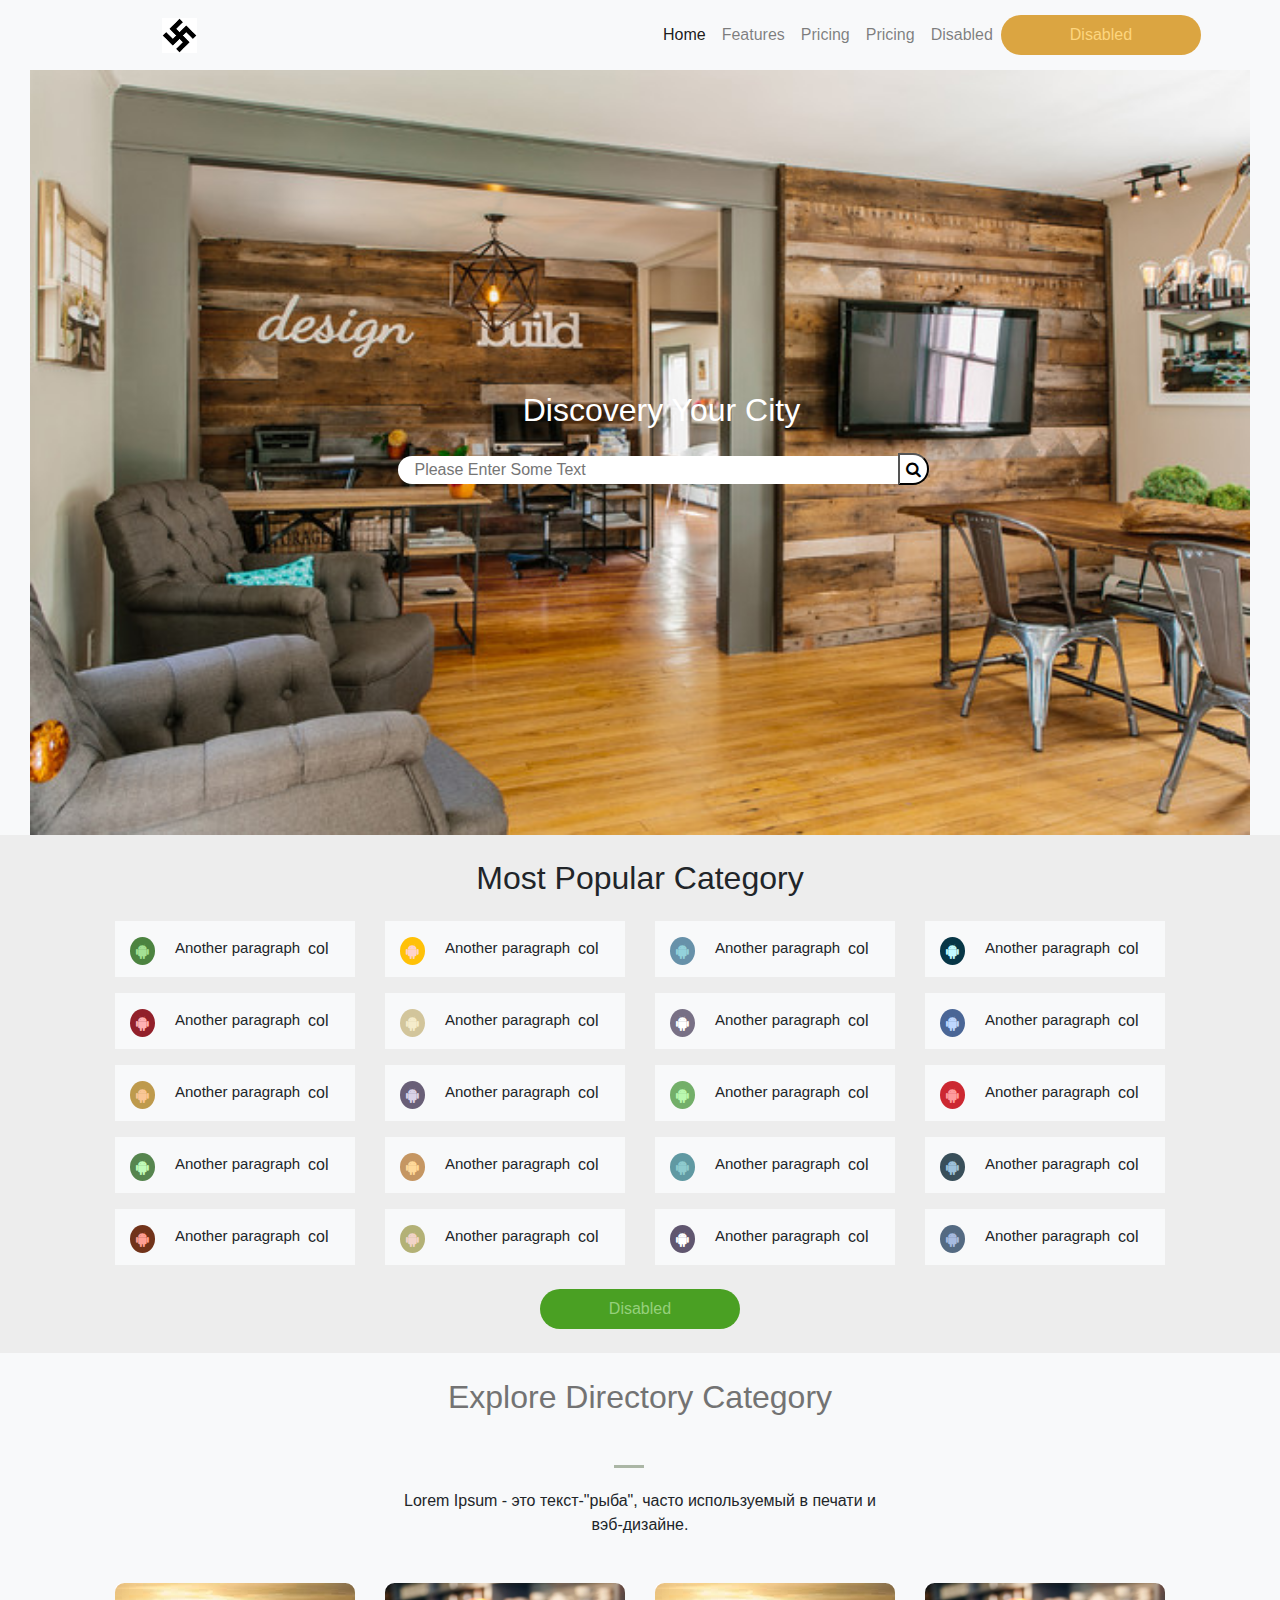
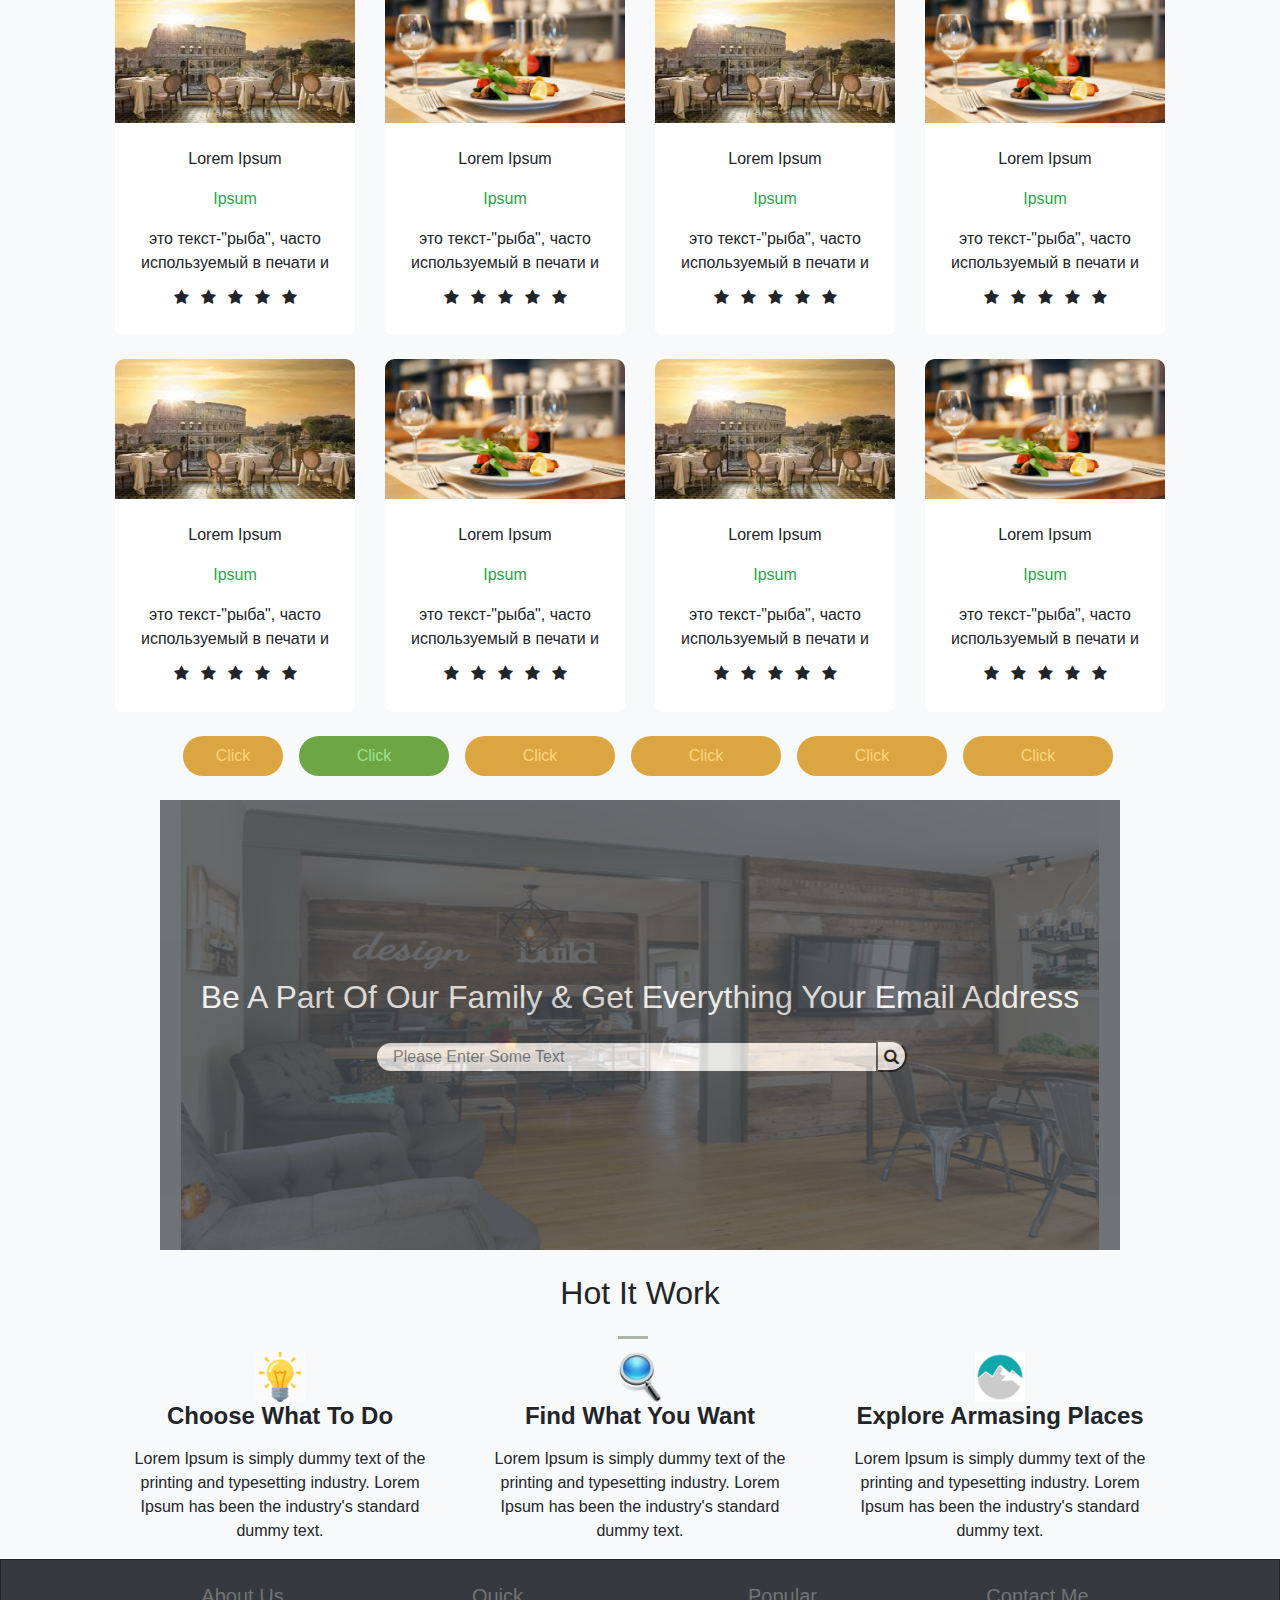
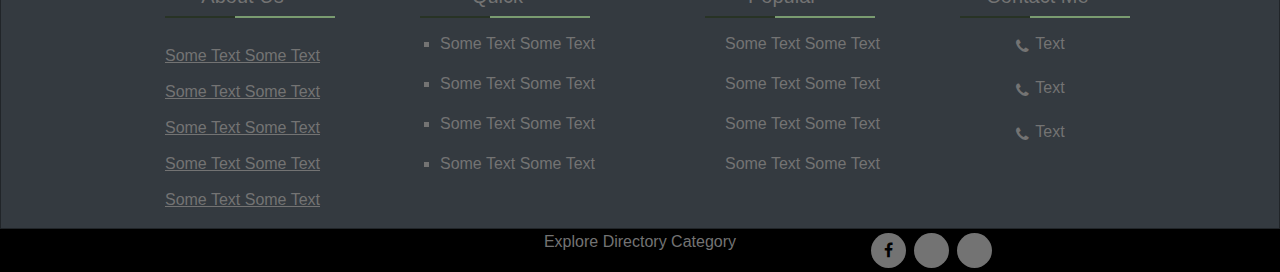
<file: index.html>
<!DOCTYPE html>
<!-- 1641 -->
<html>
    <head>
        <title>Template</title>
        <meta charset="UTF-8">
        <meta name="viewport" content="width=device-width, height=device-height, initial-scale=1.0">
        <link rel="stylesheet" href="https://maxcdn.bootstrapcdn.com/bootstrap/4.2.1/css/bootstrap.min.css">
        <link rel="stylesheet" href="https://cdnjs.cloudflare.com/ajax/libs/font-awesome/4.7.0/css/font-awesome.min.css">
        <link rel='stylesheet' href='https://use.fontawesome.com/releases/v5.7.0/css/all.css'
             integrity='sha384-lZN37f5QGtY3VHgisS14W3ExzMWZxybE1SJSEsQp9S+oqd12jhcu+A56Ebc1zFSJ' crossorigin='anonymous'>
        <link rel="stylesheet" href="https://cdnjs.cloudflare.com/ajax/libs/font-awesome/4.7.0/css/font-awesome.min.css">
        <script src="https://ajax.googleapis.com/ajax/libs/jquery/3.3.1/jquery.min.js"></script>
        <script src="https://cdnjs.cloudflare.com/ajax/libs/popper.js/1.14.6/umd/popper.min.js"></script>
        <script src="https://maxcdn.bootstrapcdn.com/bootstrap/4.2.1/js/bootstrap.min.js"></script>
        <link rel="stylesheet" type="text/css" href="css/style.css">
        <link rel="stylesheet" type="text/css" href="css/media.css">
    </head>
    <body>
        <header class="container-fluid bg-light">
            <nav id="navbar" class="navbar navbar-expand-lg navbar-light bg-light">
                <div id="navbar_first_child" class="col-lg-6 col-md-6 col-sm-6">
                    <img id="img_1"  src="./images/1.png" alt="Image does not found!">
                </div>
                <div id="navbar_second_child" class="col-lg-6 col-md-6 col-sm-6">
                    <a class="navbar-brand" href="#"></a>
                    <button id="first_button" class="navbar-toggler" type="button" data-toggle="collapse" data-target="#navbarNav" aria-controls="navbarNav" aria-expanded="false" aria-label="Toggle navigation">
                        <span class="navbar-toggler-icon"></span>
                    </button>
                    <div class="collapse navbar-collapse" id="navbarNav">
                        <ul class="navbar-nav mb-4">
                            <li class="nav-item active">
                                <a class="nav-link" href="#">Home <span class="sr-only">(current)</span></a>
                            </li>
                            <li class="nav-item">
                                <a class="nav-link" href="#">Features</a>
                            </li>
                            <li class="nav-item">
                                <a class="nav-link" href="#">Pricing</a>
                            </li>
                            <li class="nav-item">
                                <a class="nav-link" href="#">Pricing</a>
                            </li>
                            <li class="nav-item">
                                <a class="nav-link " href="#">Disabled</a>
                            </li>
                            <li class="nav-item">
                                <a id="button" class="nav-link d-flex justify-content-center" href="#">Disabled</a>
                            </li>
                        </ul>
                    </div>
                </div>
              </nav>
              <div>
                  <div id="image" class="col-lg-12 col-md-12 col-sm-12" style="position: relative;">
                        <img id="img_2" src="./images/2.png" alt="Image 2-nd does not found!"
                         style="width: 100%; height: 85vh">
                  </div> 
                  <div class=" text" >
                    <h2 id="text_h2" class="text-white">Discovery Your City</h2>
                    <form role="search" method="get" id="searchform" class="search-form mt-3" action="">
                        <label class="screen-reader-text" id="search-label" for="search-input"></label>
                        <input  type="search" required="" name="s" id="search-input" aria-labelledby="search-label" 
                            class="search-field" placeholder="Please Enter Some Text" value="">
                        <input type="hidden" name="orderby" value="relevance">
                        <input type="hidden" name="post_type" value="post,page,guide">
                        <button style="background: white">
                            <i class="fa fa-search" aria-hidden="true"></i>
                        </button>
                      </form>
                   </div>
              </div>
        </header>
        <section class="container-fluid " style="background-color: #EDEDED">
            <div class="container" >
                <h2 class="mt-4 mb-4 h2">Most Popular Category</h2>
                <div class="col-lg-12 col-md-12 col-sm-12 d-flex smCol_3Divs">
                    <div class="col-lg-3 col-md-3 col-sm-12 smCol_3Divs_childs">
                        <div class="col-lg-12 col-md-12 col-sm-12  bg-light d-flex">
                            <div class="col-lg-1 col-md-1 col-sm-3 mt-3 media_980">
                                <i  class="fa fa-android icons" 
                                    style="border-radius: 50%; margin-left: -15px; background-color: #4c8340; color: #a4e194" aria-hidden="true"></i>
                            </div>
                            <div id="media_500_1" class="col-lg-11 col-md-11 col-sm-9 mt-3 d-flex media_980">
                                <p style="font-size: 15px">Another paragraph</p>
                                <p class="ml-2 cols">col</p>
                            </div>
                        </div>
                    </div>
                    <div class="col-lg-3 col-md-3 col-sm-12 smCol_3Divs_childs">
                        <div class="col-lg-12 col-md-12 col-sm-12 bg-light d-flex">
                            <div class="col-lg-1 col-md-1 col-sm-3 mt-3">
                                <i  class="fa fa-android bg-warning icons" 
                                    style="border-radius: 50%; margin-left: -15px; background-color: #c8964f; color: #ffd3cb" aria-hidden="true"></i>
                            </div>
                            <div id="media_500_2" class="col-lg-11 col-md-11 col-sm-9 mt-3 d-flex media_980">
                                <p style="font-size: 15px">Another paragraph</p>
                                <p class="ml-2 cols">col</p>
                            </div>
                        </div>
                    </div>
                    <div class="col-lg-3 col-md-3 col-sm-12 smCol_3Divs_childs">
                        <div class="col-lg-12 col-md-12 col-sm-12 bg-light d-flex">
                            <div class="col-lg-1 col-md-1 col-sm-3 mt-3">
                                <i  class="fa fa-android icons" 
                                    style="border-radius: 50%; margin-left: -15px; background-color: #6791a9; color: #93d2db" aria-hidden="true"></i>
                            </div>
                            <div id="media_500_3" class="col-lg-11 col-md-11 col-sm-9 mt-3 d-flex media_980">
                                <p style="font-size: 15px">Another paragraph</p>
                                <p class="ml-2 cols">col</p>
                            </div>
                        </div>
                    </div>
                    <div class="col-lg-3 col-md-3 col-sm-12 smCol_3Divs_childs" >
                        <div class="col-lg-12 col-md-12 col-sm-12 bg-light d-flex">
                            <div class="col-lg-1 col-md-1 col-sm-3 mt-3">
                                <i  class="fa fa-android icons" 
                                    style="border-radius: 50%; margin-left: -15px; background: #073646; color: #c3fbff" aria-hidden="true"></i>
                            </div>
                            <div id="media_500_4" class="col-lg-11 col-md-11 col-sm-9 mt-3 d-flex media_980">
                                <p style="font-size: 15px">Another paragraph</p>
                                <p class="ml-2 cols">col</p>
                            </div>
                        </div>
                    </div>
                </div>
                <div class="col-lg-12 col-md-12 col-sm-12 d-flex mt-3 smCol_3Divs ">
                    <div id="col-sm-3" class="col-lg-3 col-md-3 col-sm-12  displayNone smCol_3Divs_childs">
                        <div class="col-lg-12 col-md-12 col-sm-12 bg-light d-flex">
                            <div class="col-lg-1 col-md-1 col-sm-3 mt-3">
                                <i  class="fa fa-android icons" 
                                    style="border-radius: 50%; margin-left: -15px; background-color: #92202a; color: #ffb1b3" aria-hidden="true"></i>
                            </div>
                            <div id="media_500_5" class="col-lg-11 col-md-11 col-sm-9 mt-3 d-flex media_980">
                                <p style="font-size: 15px">Another paragraph</p>
                                <p class="ml-2 cols">col</p>
                            </div>
                        </div>
                    </div>
                    <div class="col-lg-3 col-md-3 col-sm-12 displayNone smCol_3Divs_childs">
                        <div class="col-lg-12 col-md-12 col-sm-12 bg-light d-flex">
                            <div class="col-lg-1 col-md-1 col-sm-3 mt-3">
                                <i  class="fa fa-android icons" 
                                    style="border-radius: 50%; margin-left: -15px; background: #d2c59b; color: #f5eccb" aria-hidden="true"></i>
                            </div>
                            <div id="media_500_6" class="col-lg-11 col-md-11 col-sm-9 mt-3 d-flex media_980   media_500_5">
                                <p style="font-size: 15px">Another paragraph</p>
                                <p class="ml-2 cols">col</p>
                            </div>
                        </div>
                    </div>
                    <div class="col-lg-3 col-md-3 col-sm-12 displayNone smCol_3Divs_childs">
                        <div class="col-lg-12 col-md-12 col-sm-12 bg-light d-flex">
                            <div class="col-lg-1 col-md-1 col-sm-3 mt-3">
                                <i  class="fa fa-android text-white icons" 
                                    style="border-radius: 50%; margin-left: -15px; background: #787085" aria-hidden="true"></i>
                            </div>
                            <div id="media_500_7" class="col-lg-11 col-md-11 col-sm-9 mt-3 d-flex media_980  media_500_5">
                                <p style="font-size: 15px">Another paragraph</p>
                                <p class="ml-2 cols">col</p>
                            </div>
                        </div>
                    </div>
                    <div class="col-lg-3 col-md-3 col-sm-12 displayNone  smCol_3Divs_childs">
                        <div class="col-lg-12 col-md-12 col-sm-12 bg-light d-flex">
                            <div class="col-lg-1 col-md-1 col-sm-3 mt-3">
                                <i  class="fa fa-android icons" 
                                    style="border-radius: 50%; margin-left: -15px; background-color: #4a6696; color: #bed7ff" aria-hidden="true"></i>
                            </div>
                            <div id="media_500_8" class="col-lg-11 col-md-11 col-sm-9 mt-3 d-flex media_980">
                                <p style="font-size: 15px">Another paragraph</p>
                                <p class="ml-2 cols">col</p>
                            </div>
                        </div>
                    </div>
                </div>
                <div class="col-md-12 d-flex mt-3 smCol_3Divs ">
                    <div class="col-lg-3 col-md-3 col-sm-12 displayNone smCol_3Divs_childs">
                        <div class="col-lg-12 col-md-12 col-sm-12 bg-light d-flex">
                            <div class="col-lg-1 col-md-1 col-sm-3 mt-3">
                                <i  class="fa fa-android icons" 
                                    style="border-radius: 50%; margin-left: -15px; background-color:  #be9a4c; color: #fac696" aria-hidden="true"></i>
                            </div>
                            <div id="media_500_9" class="col-lg-11 col-md-11 col-sm-9 mt-3 d-flex media_980 media_500_5">
                                <p style="font-size: 15px">Another paragraph</p>
                                <p class="ml-2 cols">col</p>
                            </div>
                        </div>
                    </div>
                    <div class="col-lg-3 col-md-3 col-sm-12 displayNone smCol_3Divs_childs">
                        <div class="col-lg-12 col-md-12 col-sm-12 bg-light d-flex">
                            <div class="col-lg-1 col-md-1 col-sm-3 mt-3">
                                <i  class="fa fa-android icons" 
                                    style="border-radius: 50%; margin-left: -15px; background: #695f77; color: #dad2e7" aria-hidden="true"></i>
                            </div>
                            <div id="media_500_10" class="col-lg-11 col-md-11 col-sm-9 mt-3 d-flex media_980">
                                <p style="font-size: 15px">Another paragraph</p>
                                <p class="ml-2 cols">col</p>
                            </div>
                        </div>
                    </div>
                    <div class="col-lg-3 col-md-3 col-sm-12 displayNone smCol_3Divs_childs">
                        <div class="col-lg-12 col-md-12 col-sm-12 bg-light d-flex">
                            <div class="col-lg-1 col-md-1 col-sm-3 mt-3">
                                <i  class="fa fa-android icons" 
                                    style="border-radius: 50%; margin-left: -15px; background-color: #73af69; color: #baf8af" aria-hidden="true"></i>
                            </div>
                            <div id="media_500_11" class="col-lg-11 col-md-11 col-sm-9 mt-3 d-flex media_980">
                                <p style="font-size: 15px">Another paragraph</p>
                                <p class="ml-2 cols">col</p>
                            </div>
                        </div>
                    </div>
                    <div class="col-lg-3 col-md-3 col-sm-12 displayNone smCol_3Divs_childs">
                        <div class="col-lg-12 col-md-12 col-sm-12 bg-light d-flex ">
                            <div class="col-lg-1 col-md-1 col-sm-3 mt-3">
                                <i  class="fa fa-android icons" 
                                    style="border-radius: 50%; margin-left: -15px; background: #cc2831; color: #fe9c9d" aria-hidden="true"></i>
                            </div>
                            <div id="media_500_12" class="col-lg-11 col-md-11 col-sm-9 mt-3 d-flex media_980">
                                <p style="font-size: 15px">Another paragraph</p>
                                <p class="ml-2 cols">col</p>
                            </div>
                        </div>
                    </div>
                </div>
                <div class="col-md-12 d-flex mt-3 smCol_3Divs ">
                    <div class="col-lg-3 col-md-3 col-sm-12 displayNone smCol_3Divs_childs">
                        <div class="col-lg-12 col-md-12 col-sm-12 bg-light d-flex">
                            <div class="col-lg-1 col-md-1 col-sm-3 mt-3">
                                <i  class="fa fa-android icons" 
                                    style="border-radius: 50%; margin-left: -15px; background-color:  #56854e; color: #c0fbb9" aria-hidden="true"></i>
                            </div>
                            <div id="media_500_13" class="col-lg-11 col-md-11 col-sm-9 mt-3 d-flex media_980">
                                <p style="font-size: 15px">Another paragraph</p>
                                <p class="ml-2 cols">col</p>
                            </div>
                        </div>
                    </div>
                    <div class="col-lg-3 col-md-3 col-sm-12 displayNone smCol_3Divs_childs">
                        <div class="col-lg-12 col-md-12 col-sm-12 bg-light d-flex">
                            <div class="col-lg-1 col-md-1 col-sm-3 mt-3">
                                <i  class="fa fa-android icons" 
                                    style="border-radius: 50%; margin-left: -15px; background-color: #c59662; color: #ffd99a" aria-hidden="true"></i>
                            </div>
                            <div id="media_500_14" class="col-lg-11 col-md-11 col-sm-9 mt-3 d-flex media_980">
                                <p style="font-size: 15px">Another paragraph</p>
                                <p class="ml-2 cols">col</p>
                            </div>
                        </div>
                    </div>
                    <div class="col-lg-3 col-md-3 col-sm-12 displayNone smCol_3Divs_childs">
                        <div class="col-lg-12 col-md-12 col-sm-12 bg-light d-flex">
                            <div class="col-lg-1 col-md-1 col-sm-3 mt-3">
                                <i  class="fa fa-android icons" 
                                    style="border-radius: 50%; margin-left: -15px; background-color: #6099a2; color: #8ecbce" aria-hidden="true"></i>
                            </div>
                            <div id="media_500_15" class="col-lg-11 col-md-11 col-sm-9 mt-3 d-flex media_980">
                                <p style="font-size: 15px">Another paragraph</p>
                                <p class="ml-2 cols">col</p>
                            </div>
                        </div>
                    </div>
                    <div class="col-lg-3 col-md-3 col-sm-12 displayNone smCol_3Divs_childs">
                        <div class="col-lg-12 col-md-12 col-sm-12 bg-light d-flex">
                            <div class="col-lg-1 col-md-1 col-sm-3 mt-3">
                                <i  class="fa fa-android icons" 
                                    style="border-radius: 50%; margin-left: -15px; background: #394f5a; color: #9cc1db" aria-hidden="true"></i>
                            </div>
                            <div id="media_500_16" class="col-lg-11 col-md-11 col-sm-9 mt-3 d-flex media_980">
                                <p style="font-size: 15px">Another paragraph</p>
                                <p class="ml-2 cols">col</p>
                            </div>
                        </div>
                    </div>
                </div>
                <div class="col-lg-12 col-md-12 col-sm-12 d-flex mt-3 smCol_3Divs ">
                    <div class="col-lg-3 col-md-3 col-sm-12 smCol_3Divs_childs">
                        <div class="col-lg-12 col-md-12 col-sm-12 bg-light d-flex">
                            <div class="col-lg-1 col-md-1 col-sm-3 mt-3">
                                <i  class="fa fa-android icons" 
                                    style="border-radius: 50%; margin-left: -15px; background: #71331a; color: #ff9f94" aria-hidden="true"></i>
                            </div>
                            <div id="media_500_17" class="col-lg-11 col-md-11 col-sm-9 mt-3 d-flex media_980">
                                <p style="font-size: 15px">Another paragraph</p>
                                <p class="ml-2 cols">col</p>
                            </div>
                        </div>
                    </div>
                    <div class="col-lg-3 col-md-3 col-sm-12 smCol_3Divs_childs">
                        <div class="col-md-12 bg-light d-flex ">
                            <div class="col-lg-1 col-md-1 col-sm-3 mt-3">
                                <i  class="fa fa-android icons" 
                                    style="border-radius: 50%; margin-left: -15px; background: #b3b176; color: #f2d4c9" aria-hidden="true"></i>
                            </div>
                            <div id="media_500_18" class="col-lg-11 col-md-11 col-sm-9 mt-3 d-flex media_980">
                                <p style="font-size: 15px">Another paragraph</p>
                                <p class="ml-2 cols">col</p>
                            </div>
                        </div>
                    </div>
                    <div class="col-lg-3 col-md-3 col-sm-12 smCol_3Divs_childs">
                        <div class="col-lg-12 col-md-12 col-sm-12 bg-light d-flex">
                            <div class="col-lg-1 col-md-1 col-sm-3 mt-3">
                                <i  class="fa fa-android text-white icons" 
                                    style="border-radius: 50%; margin-left: -15px; background: #60566f " aria-hidden="true"></i>
                            </div>
                            <div id="media_500_19" class="col-lg-11 col-md-11 col-sm-9 mt-3 d-flex media_980">
                                <p style="font-size: 15px">Another paragraph</p>
                                <p class="ml-2 cols">col</p>
                            </div>
                        </div>
                    </div>
                    <div class="col-lg-3 col-md-3 col-sm-12 smCol_3Divs_childs">
                        <div class="col-lg-12 col-md-12 col-sm-12 bg-light d-flex">
                            <div class="col-lg-1 col-md-1 col-sm-3 mt-3">
                                <i  class="fa fa-android icons" 
                                    style="border-radius: 50%; margin-left: -15px; background:  #546a82; color: #a7bbe0" aria-hidden="true"></i>
                            </div>
                            <div id="media_500_20" class="col-lg-11 col-md-11 col-sm-9 mt-3 d-flex media_980 ">
                                <p style="font-size: 15px">Another paragraph</p>
                                <p class="ml-2 cols">col</p>
                            </div>
                        </div>
                    </div>
                </div>      
                <a id="button" class="d-flex justify-content-center align-items-center mb-4 mt-4"
                 href="#" style="background-color: #4aa023; color: #96d07c">Disabled</a>
            </div>
        </section>
        <section class="container-fluid bg-light">
                <div class="container ">
                    <div class="col-md-12"></div>
                        <h2 class="mt-4 mb-4 pdd h2" style="color: #737373">Explore Directory Category</h2>
                        <div class="mt-4 mb-5 " style="width: 500px; height: 70px; text-align: center">
                            <p class="before before_1"></br>          
                                Lorem Ipsum - это текст-"рыба", часто используемый в печати и вэб-дизайне.                
                            </p>
                        </div>
                        <div class="col-lg-12 col-md-12 col-sm-12 d-flex smCol_3Divs">
                            <div class="col-lg-3 col-md-3 col-sm-12 smCol_3Divs_childs">
                                <div class="col-lg-12 col-md-12 col-sm-12 withStar" style="background-color:white; border-radius: 7px; text-align: center; padding: 0.1%">
                                    <img id="img_menu_1" class="img_menu media_700 media" src="./images/3.png" alt="Image 3-th does not found" 
                                        style="width: 100%; height: 140px; position: relative;  border-top-left-radius: 9.5px; border-top-right-radius: 9.5px">
                                        <i class='fab fa-periscope mb-2 mediaIcon' style='font-size:36px; position: absolute; bottom: 48%;'></i>
                                    <p class="mt-4 lorem_ispum">Lorem Ipsum</p>
                                    <p class="text-success lorem_ispum">Ipsum</p>
                                    <p class="mb-2 lorem_ispum">это текст-"рыба", часто используемый в печати и </p>
                                    <div class="row mb-4">
                                        <i class="fa fa-star" aria-hidden="true"></i>
                                        <i class="fa fa-star" aria-hidden="true"></i>
                                        <i class="fa fa-star" aria-hidden="true"></i>
                                        <i class="fa fa-star" aria-hidden="true"></i>
                                        <i class="fa fa-star" aria-hidden="true"></i>
                                    </div>
                                </div>
                            </div>
                            <div class="col-lg-3 col-md-3 col-sm-12 smCol_3Divs_childs">
                                <div class="col-lg-12 col-md-12 col-sm-12 withStar"
                                  style="background-color:white; border-radius: 7px; text-align: center; padding: 0.1% ">
                                    <img id="img_menu_2" class="img_menu media_700 media" src="./images/4.png" alt="Image 3-th does not found" 
                                        style="width: 100%; height: 140px; border-top-left-radius: 9.5px; border-top-right-radius: 9.5px">
                                    <i class='fab fa-periscope mb-2 mediaIcon' style='font-size:36px; position: absolute; bottom: 48%;'></i>
                                    <p class="mt-4 lorem_ispum lorem_ispum">Lorem Ipsum</p>
                                    <p class="text-success lorem_ispum">Ipsum</p>
                                    <p class="mb-2 lorem_ispum">это текст-"рыба", часто используемый в печати и </p>
                                    <div class="row mb-4">
                                        <i class="fa fa-star" aria-hidden="true"></i>
                                        <i class="fa fa-star" aria-hidden="true"></i>
                                        <i class="fa fa-star" aria-hidden="true"></i>
                                        <i class="fa fa-star" aria-hidden="true"></i>
                                        <i class="fa fa-star" aria-hidden="true"></i>
                                    </div>
                                </div>
                            </div>
                            <div class="col-lg-3 col-md-3 col-sm-12 smCol_3Divs_childs">
                                <div class="col-lg-12 col-md-12 col-sm-12 withStar" style="background-color:white; border-radius: 7px; text-align: center; padding: 0.1% ">
                                    <img id="img_menu_3" class="img_menu media_700 media" src="./images/3.png" alt="Image 3-th does not found" 
                                        style="width: 100%; height: 140px; border-top-left-radius: 9.5px; border-top-right-radius: 9.5px">
                                    <i class='fab fa-periscope mb-2 mediaIcon' style='font-size:36px; position: absolute; bottom: 48%;'></i>
                                    <p class="mt-4 lorem_ispum lorem_ispum">Lorem Ipsum</p>
                                    <p class="text-success lorem_ispum">Ipsum</p>
                                    <p class="mb-2 lorem_ispum">это текст-"рыба", часто используемый в печати и </p>
                                    <div class="row mb-4">
                                        <i class="fa fa-star" aria-hidden="true"></i>
                                        <i class="fa fa-star" aria-hidden="true"></i>
                                        <i class="fa fa-star" aria-hidden="true"></i>
                                        <i class="fa fa-star" aria-hidden="true"></i>
                                        <i class="fa fa-star" aria-hidden="true"></i>
                                    </div>
                                </div>
                            </div>
                            <div class="col-lg-3 col-md-3 col-sm-12 smCol_3Divs_childs">
                                <div class="col-lg-12 col-md-12 col-sm-12 withStar" style="background-color:white; border-radius: 7px; text-align: center; padding: 0.1% ">
                                    <img id="img_menu_4" class="img_menu media_700 media" src="./images/4.png" alt="Image 3-th does not found" 
                                        style="width: 100%; height: 140px; border-top-left-radius: 9.5px; border-top-right-radius: 9.5px">
                                    <i class='fab fa-periscope mb-2 mediaIcon'  style='font-size:36px; position: absolute; bottom: 48%;'></i>
                                    <p class="mt-4 lorem_ispum lorem_ispum">Lorem Ipsum</p>
                                    <p class="text-success lorem_ispum">Ipsum</p>
                                    <p class="mb-2 lorem_ispum">это текст-"рыба", часто используемый в печати и </p>
                                    <div class="row mb-4">
                                        <i class="fa fa-star" aria-hidden="true"></i>
                                        <i class="fa fa-star" aria-hidden="true"></i>
                                        <i class="fa fa-star" aria-hidden="true"></i>
                                        <i class="fa fa-star" aria-hidden="true"></i>
                                        <i class="fa fa-star" aria-hidden="true"></i>
                                    </div>
                                </div>
                            </div>
                        </div>
                        <div class="col-lg-12 col-md-12 col-sm-12  d-flex mt-4 smCol_3Divs">
                            <div class="col-lg-3 col-md-3 col-sm-12 displayNone smCol_3Divs_childs">
                                <div class="col-lg-12 col-md-12 col-sm-12 withStar" style="background-color:white; border-radius: 7px; text-align: center; padding: 0.1% ">
                                    <img id="img_menu_5" class="img_menu media_700" src="./images/3.png" alt="Image 3-th does not found" 
                                        style="width: 100%; height: 140px; border-top-left-radius: 9.5px; border-top-right-radius: 9.5px">
                                    <i class='fab fa-periscope mb-2 mediaIcon'  style='font-size:36px; position: absolute; bottom: 48%;'></i>
                                    <p class="mt-4 lorem_ispum">Lorem Ipsum</p>
                                    <p class="text-success lorem_ispum">Ipsum</p>
                                    <p class="mb-2 lorem_ispum">это текст-"рыба", часто используемый в печати и </p>
                                    <div class="row mb-4">
                                        <i class="fa fa-star" aria-hidden="true"></i>
                                        <i class="fa fa-star" aria-hidden="true"></i>
                                        <i class="fa fa-star" aria-hidden="true"></i>
                                        <i class="fa fa-star" aria-hidden="true"></i>
                                        <i class="fa fa-star" aria-hidden="true"></i>
                                    </div>
                                </div>
                            </div>
                            <div class="col-lg-3 col-md-3 col-sm-12 displayNone smCol_3Divs_childs">
                                <div class="col-lg-12 col-md-12 col-sm-12 withStar" style="background-color:white; border-radius: 7px; text-align: center; padding: 0.1% ">
                                    <img id="img_menu_6" class="img_menu media_700" src="./images/4.png" alt="Image 3-th does not found" 
                                        style="width: 100%; height: 140px; border-top-left-radius: 9.5px; border-top-right-radius: 9.5px">
                                    <i class='fab fa-periscope mb-2 mediaIcon'  style='font-size:36px; position: absolute; bottom: 48%;'></i>
                                    <p class="mt-4 lorem_ispum">Lorem Ipsum</p>
                                    <p class="text-success lorem_ispum">Ipsum</p>
                                    <p class="mb-2 lorem_ispum">это текст-"рыба", часто используемый в печати и </p>
                                    <div class="row mb-4">
                                        <i class="fa fa-star" aria-hidden="true"></i>
                                        <i class="fa fa-star" aria-hidden="true"></i>
                                        <i class="fa fa-star" aria-hidden="true"></i>
                                        <i class="fa fa-star" aria-hidden="true"></i>
                                        <i class="fa fa-star" aria-hidden="true"></i>
                                    </div>
                                </div>
                            </div>
                            <div class="col-lg-3 col-md-3 col-sm-12 displayNone">
                                <div class="col-lg-12 col-md-12 col-sm-12 withStar" style="background-color:white; border-radius: 7px; text-align: center; padding: 0.1% ">
                                    <img id="img_menu_7" class="img_menu media_700" src="./images/3.png" alt="Image 3-th does not found" 
                                        style="width: 100%; height: 140px; border-top-left-radius: 9.5px; border-top-right-radius: 9.5px">
                                    <i class='fab fa-periscope mb-2 mediaIcon'  style='font-size:36px; position: absolute; bottom: 48%;'></i>
                                    <p class="mt-4 lorem_ispum">Lorem Ipsum</p>
                                    <p class="text-success lorem_ispum">Ipsum</p>
                                    <p class="mb-2 lorem_ispum">это текст-"рыба", часто используемый в печати и </p>
                                    <div class="row mb-4">
                                        <i class="fa fa-star" aria-hidden="true"></i>
                                        <i class="fa fa-star" aria-hidden="true"></i>
                                        <i class="fa fa-star" aria-hidden="true"></i>
                                        <i class="fa fa-star" aria-hidden="true"></i>
                                        <i class="fa fa-star" aria-hidden="true"></i>
                                    </div>
                                </div>
                            </div>
                            <div class="col-lg-3 col-md-3 col-sm-12 displayNone smCol_3Divs_childs">
                                <div class="col-lg-12 col-md-12 col-sm-12 withStar" style="background-color:white; border-radius: 7px; text-align: center; padding: 0.1% ">
                                    <img id="img_menu_8" class="img_menu media_700" src="./images/4.png" alt="Image 3-th does not found" 
                                        style="width: 100%; height: 140px; border-top-left-radius: 9.5px; border-top-right-radius: 9.5px">
                                    <i class='fab fa-periscope  mb-2 mediaIcon'  style='font-size:36px; position: absolute; bottom: 48%;'></i>
                                    <p class="mt-4 lorem_ispum">Lorem Ipsum</p>
                                    <p class="text-success ispum lorem_ispum">Ipsum</p>
                                    <p class="mb-2 mediaP lorem_ispum">это текст-"рыба", часто используемый в печати и </p>
                                    <div class="row mb-4 lorem_ispum">
                                        <i class="fa fa-star" aria-hidden="true"></i>
                                        <i class="fa fa-star" aria-hidden="true"></i>
                                        <i class="fa fa-star" aria-hidden="true"></i>
                                        <i class="fa fa-star" aria-hidden="true"></i>
                                        <i class="fa fa-star" aria-hidden="true"></i>
                                    </div>
                                </div>
                            </div>  
                        </div>
                        <div id="divBtns" class="d-flex justify-content-center align-items-center">
                            <a id="button" class="d-flex justify-content-center align-items-center ml-3 mb-4 mt-4 button_a"
                                 href="#" style="width: 100px">Click</a>
                            <a id="button" class="d-flex justify-content-center align-items-center ml-3 mb-4 mt-4"
                                href="#" style="width: 150px; background-color: #6ea643; color: #9ee191">Click</a>
                            <a id="button" class="d-flex justify-content-center align-items-center ml-3 mb-4 mt-4 button_a"
                                 href="#" style="width: 150px">Click</a>
                            <a id="button" class="d-flex justify-content-center align-items-center ml-3 mb-4 mt-4 button_a" 
                                 href="#" style="width: 150px">Click</a>
                            <a id="button" class="d-flex justify-content-center align-items-center ml-3 mb-4 mt-4 button_a"
                                 href="#" style="width: 150px">Click</a>
                            <a id="button" class="d-flex justify-content-center align-items-center ml-3 mb-4 mt-4 button_a"
                                 href="#" style="width: 150px">Click</a>
                        </div>
                    </div>
                </section>
                <section class="container-fluid bg-light " >
                    <div class="container imagePos">
                        <div id="relImg" class="col-md-11 col-sm-12 " style="position: relative;">
                            <img class="mediaImagePos" src="images/2.png" alt="Image does not found!" style="height: 50vh; width: 99%">
                        </div>
                        <div id="parentBeApart" class="col-md-9 bg-dark col-sm-8 imagePos mediaImagePos media_980_h2 media_400 media_572_700" style="position: absolute; opacity: 0.7; height: 50vh;">
                            <h2 id="beApart" class="text-white text-center">
                                Be A Part Of Our Family & Get Everything Your Email Address
                            </h2>
                            <form role="search" method="get" id="searchform" class="search-form mt-3" action="">
                                <label class="screen-reader-text" id="search-label" for="search-input"></label>
                                <input  type="search" required="" name="s" id="search-input" aria-labelledby="search-label" 
                                    class="search-field" placeholder="Please Enter Some Text" value="">
                                <input type="hidden" name="orderby" value="relevance">
                                <input type="hidden" name="post_type" value="post,page,guide">
                                <button style="background: white">
                                    <i class="fa fa-search" aria-hidden="true"></i>
                                </button>
                              </form>
                        </div>
                    </div>
                    <div id="beforeFooter" class="container" >
                        <h2 class="mt-4 mb-4 after_1">Hot It Work</h2>
                        <div class="col-lg-12 before col-md-12 col-sm-12 d-flex smCol_3Divs">
                            <div id="beforeWithStar_1" class="col-lg-4 col-md-4  mt-3 col-sm-12">
                                <div class="col-md-12 withStar">
                                    <img src="./images/5.png" alt="Image 5-th does not found" class="img_2 ">
                                    <h4><strong>Choose What To Do</strong></h4>
                                    <p class="mt-2" style="text-align: center">Lorem Ipsum is simply dummy text of the printing and typesetting industry. Lorem Ipsum has been the industry's standard dummy text. </p>
                                </div>
                            </div>
                            <div id="beforeWithStar_2" class="col-lg-4 col-md-4 mt-3 col-sm-12">
                                <div class="col-lg-12 col-md-12 col-sm-12 withStar">
                                    <img src="./images/6.png" alt="Image 6-th does not found" class="img_2 ">
                                    <h4><strong>Find What You Want</strong></h4>
                                    <p class="mt-2" style="text-align: center">Lorem Ipsum is simply dummy text of the printing and typesetting industry. Lorem Ipsum has been the industry's standard dummy text. </p>
                                </div>
                            </div>
                            <div id="beforeWithStar_3" class="col-lg-4 col-md-4 mt-3 col-sm-12">
                                <div class="col-lg-12 col-md-12 col-sm-12 withStar">
                                    <img src="./images/7.png" alt="Image 7-th does not found" class="img_2 ">
                                    <h4><strong>Explore Armasing Places</strong></h4>
                                    <p class="mt-2" style="text-align: center">Lorem Ipsum is simply dummy text of the printing and typesetting industry. Lorem Ipsum has been the industry's standard dummy text. </p>
                                </div>
                            </div>
                        </div>  
                    </div>
                </section>
        <footer class="container-fluid bg-dark" style="border: 1px solid">
                <div class="container" >
                        <div class="col-lg-12 col-md-12 col-sm-12 d-flex mt-4 smCol_3Divs">
                            <div class="col-md-6 col-sm-12 d-flex withoutColumn">
                                <div class="col-lg-6 col-md-6 col-sm-6 withoutColumn_child">
                                    <div class="col-lg-12 col-md-12 col-sm-12 withStar">
                                        <h5 id="about_us" class="" style="color: #737373"> About Us </h5>
                                        <ul class=" after_h5" style="color: #737373">
                                            <i class=" mt-3 " aria-hidden="true" style="float: left"></i>
                                            <li><a href="#" style="float: right; color: #737373">Some Text Some Text</a></li>
                                            <i class="" aria-hidden="true" style="float: left"></i>
                                            <li><a href="#" style="float: right; color: #737373">Some Text Some Text</a></li>
                                            <i class="" aria-hidden="true" style="float: left"></i>
                                            <li><a href="#" style="float: right; color: #737373">Some Text Some Text </a></li>
                                            <i class="" aria-hidden="true" style="float: left"></i>
                                            <li><a href="#" style="float: right; color: #737373">Some Text Some Text </a></li>
                                            <i class="" aria-hidden="true" style="float: left"></i>
                                            <li><a href="#" style="float: right; color: #737373">Some Text Some Text </a></li>
                                        </ul>  
                                    </div>
                                </div>
                                <div class="col-lg-6 col-md-6 col-sm-6 withoutColumn_child">
                                    <div class="col-lg-12 col-md-12 col-sm-12 withStar">
                                        <h5 class="" style="color: #737373">Quick</h5>
                                        <ul class=" after_h5" style="color: #737373">
                                            <i class=" mt-3" aria-hidden="true" style="float: left"></i>
                                            <li class="mt-3" style="float: right; list-style: square">Some Text Some Text</li>
                                            <i class=" mt-3" aria-hidden="true" style="float: left"></i>
                                            <li class="mt-3" style="float: right; list-style: square">Some Text Some Text</li>
                                            <i class=" mt-3" aria-hidden="true" style="float: left"></i>
                                            <li class="mt-3" style="float: right; list-style: square">Some Text Some Text</li>
                                            <i class=" mt-3" aria-hidden="true" style="float: left"></i>
                                            <li class="mt-3" style="float: right; list-style: square" >Some Text Some Text</li>
                                        </ul>
                                    </div>
                                </div>
                            </div>
                            <div class="col-md-6 col-sm-12 d-flex withoutColumn">
                                <div class="col-lg-6 col-md-6 col-sm-6 withoutColumn_child">
                                    <div class="col-lg-12 col-md-12 col-sm-12 withStar">
                                        <h5 class="" style="color: #737373">Popular</h5>
                                        <ul class=" after_h5" style="color: #737373">
                                            <i class=" mt-3" aria-hidden="true" style="float: left"></i>
                                            <li class="mt-3" style="float: right;">Some Text Some Text</li>
                                            <i class=" mt-3" aria-hidden="true" style="float: left"></i>
                                            <li class="mt-3" style="float: right;">Some Text Some Text</li>
                                            <i class=" mt-3" aria-hidden="true" style="float: left"></i>
                                            <li class="mt-3" style="float: right;">Some Text Some Text</li>
                                            <i class=" mt-3 " aria-hidden="true" style="float: left"></i>
                                            <li class="mt-3" style="float: right;" >Some Text Some Text</li> 
                                        </ul>
                                    </div>
                                </div>
                                <div class="col-lg-6 col-md-6 col-sm-6 withoutColumn_child">
                                    <div  class="col-lg-12 col-md-12 col-sm-12 withStar">
                                        <h5 id="contact_me" class="" style="color: #737373">Contact Me</h5>
                                       <ul class=" after_h5" style="color: #737373">
                                           <i class="fa fa-phone mt-3 " aria-hidden="true" style="float: left"></i>
                                           <li class="mt-3" style="float: right">Text</li>
                                       </ul>
                                       <ul class="" style="color: #737373">
                                           <i class="fa fa-phone" aria-hidden="true" style="float: left"></i>
                                           <li style="float: right">Text</li>
                                       </ul>
                                       <ul class=""  style="color: #737373">
                                           <i class="fa fa-phone" aria-hidden="true" style="float: left"></i>
                                           <li style="float: right">Text</li>
                                       </ul>
                                    </div>
                                </div>
                            </div>
                        </div>  
                    </div>
        </footer>
        <div class="col-md-12 text-white d-flex footer" style="background-color: black;">
            <div class="col-lg-4 col-md-4 col-sm-1"></div>
            <div id="" class="col-lg-4 col-md-4 col-sm-7 d-flex justify-content-center align-items-center">
                <p style="color: #737373">
                    Explore Directory Category
                </p>
            </div>
            <div id="footer_next" class="col-lg-4 col-md-4 col-sm-4 d-flex">
                <a class="d-flex justify-content-center align-items-center ml-2 mb-1 mt-1 circle"
                    href="#"  style="background: #737373">
                    <i class="fa fa-facebook" aria-hidden="true"></i>
                </a>
               <a class="d-flex justify-content-center align-items-center ml-2 mb-1 mt-1 circle"
                   href="#" style="background: #737373">
                   <i class="fab fa-twitter" ></i>
                </a>
               <a class="d-flex justify-content-center align-items-center ml-2 mb-1 mt-1 circle"
                    href="#" style="background: #737373">
                    <i class="fab fa-instagram" ></i>
                </a>
            </div>
        </div>
    </body>
</html>
</file>
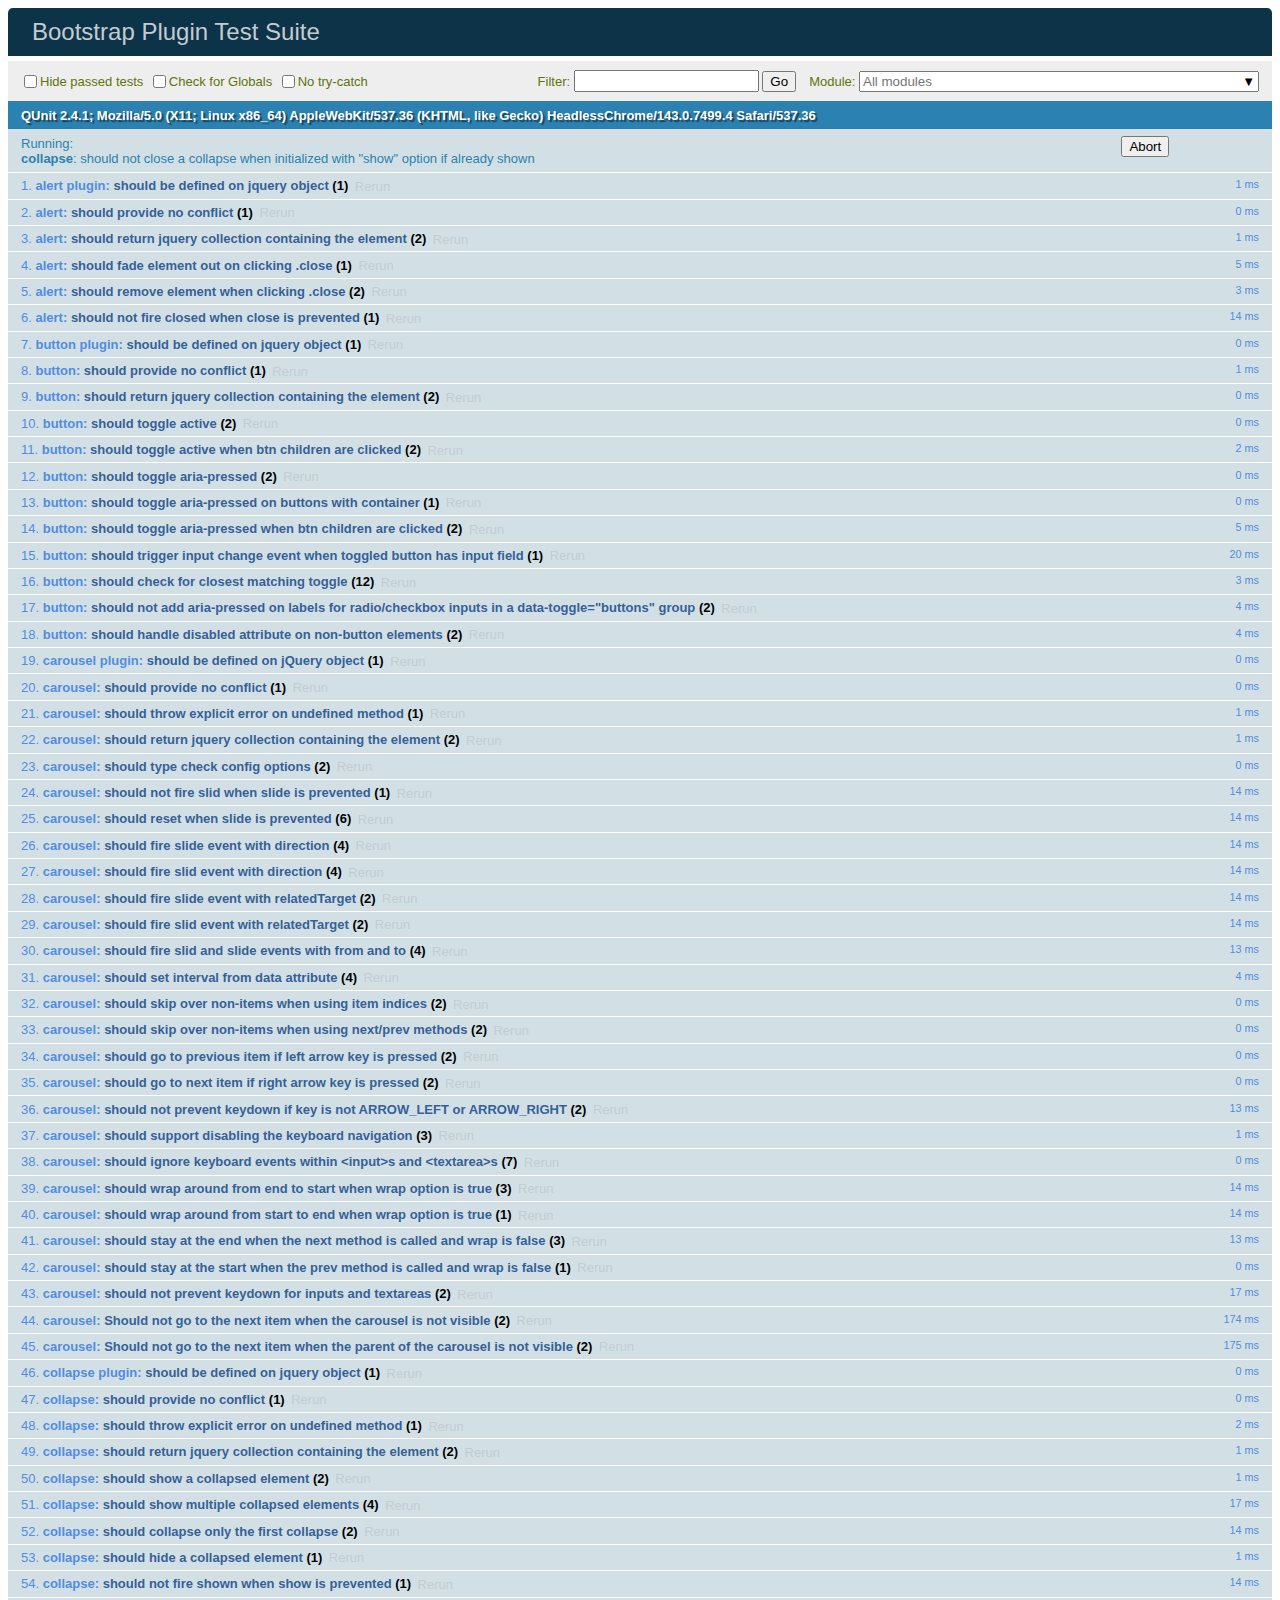
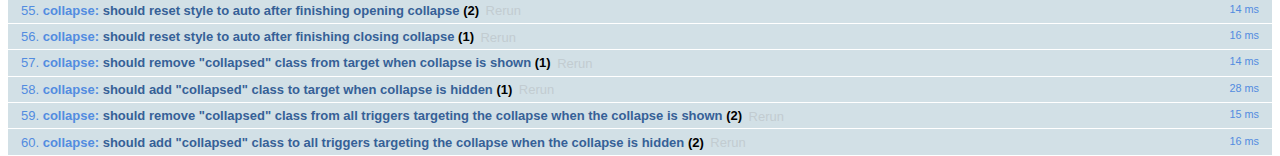
<file: SASS/sass/bootstrap-4.0.0/js/tests/index.html>
<!doctype html>
<html lang="en">
  <head>
    <meta charset="utf-8">
    <meta name="viewport" content="width=device-width, initial-scale=1, shrink-to-fit=no">
    <title>Bootstrap Plugin Test Suite</title>

    <!-- jQuery -->
    <script>
      (function () {
        var path = '../../assets/js/vendor/jquery-slim.min.js'
        // get jquery param from the query string.
        var jQueryVersion = location.search.match(/[?&]jquery=(.*?)(?=&|$)/)

        // If a version was specified, use that version from our vendor folder
        if (jQueryVersion) {
          path = 'vendor/jquery-' + jQueryVersion[1] + '.min.js'
        }
        document.write('<script src="' + path + '"><\/script>')
      }())
    </script>
    <script src="../../assets/js/vendor/popper.min.js"></script>

    <!-- QUnit -->
    <link rel="stylesheet" href="vendor/qunit.css" media="screen">
    <script src="vendor/qunit.js"></script>

    <script>
      // Disable jQuery event aliases to ensure we don't accidentally use any of them
      [
        'blur',
        'focus',
        'focusin',
        'focusout',
        'resize',
        'scroll',
        'click',
        'dblclick',
        'mousedown',
        'mouseup',
        'mousemove',
        'mouseover',
        'mouseout',
        'mouseenter',
        'mouseleave',
        'change',
        'select',
        'submit',
        'keydown',
        'keypress',
        'keyup',
        'contextmenu'
      ].forEach(function(eventAlias) {
        $.fn[eventAlias] = function() {
          throw new Error('Using the ".' + eventAlias + '()" method is not allowed, so that Bootstrap can be compatible with custom jQuery builds which exclude the "event aliases" module that defines said method. See https://github.com/twbs/bootstrap/blob/master/CONTRIBUTING.md#js')
        }
      })

      // Require assert.expect in each test
      QUnit.config.requireExpects = true

      // See https://github.com/axemclion/grunt-saucelabs#test-result-details-with-qunit
      var log = []
      var testName

      QUnit.done(function(testResults) {
        var tests = []
        for (var i = 0; i < log.length; i++) {
          var details = log[i]
          tests.push({
            name: details.name,
            result: details.result,
            expected: details.expected,
            actual: details.actual,
            source: details.source
          })
        }
        testResults.tests = tests

        window.global_test_results = testResults
      })

      QUnit.testStart(function(testDetails) {
        QUnit.log(function(details) {
          if (!details.result) {
            details.name = testDetails.name
            log.push(details)
          }
        })
      })

      // Display fixture on-screen on iOS to avoid false positives
      // See https://github.com/twbs/bootstrap/pull/15955
      if (/iPhone|iPad|iPod/.test(navigator.userAgent)) {
        QUnit.begin(function() {
          $('#qunit-fixture').css({ top: 0, left: 0 })
        })

        QUnit.done(function() {
          $('#qunit-fixture').css({ top: '', left: '' })
        })
      }
    </script>

    <!-- Transpiled Plugins -->
    <script src="../dist/util.js"></script>
    <script src="../dist/alert.js"></script>
    <script src="../dist/button.js"></script>
    <script src="../dist/carousel.js"></script>
    <script src="../dist/collapse.js"></script>
    <script src="../dist/dropdown.js"></script>
    <script src="../dist/modal.js"></script>
    <script src="../dist/scrollspy.js"></script>
    <script src="../dist/tab.js"></script>
    <script src="../dist/tooltip.js"></script>
    <script src="../dist/popover.js"></script>

    <!-- Unit Tests -->
    <script src="unit/alert.js"></script>
    <script src="unit/button.js"></script>
    <script src="unit/carousel.js"></script>
    <script src="unit/collapse.js"></script>
    <script src="unit/dropdown.js"></script>
    <script src="unit/modal.js"></script>
    <script src="unit/scrollspy.js"></script>
    <script src="unit/tab.js"></script>
    <script src="unit/tooltip.js"></script>
    <script src="unit/popover.js"></script>
    <script src="unit/util.js"></script>
  </head>
  <body>
    <div id="qunit-container">
      <div id="qunit"></div>
      <div id="qunit-fixture"></div>
    </div>
  </body>
</html>
</file>
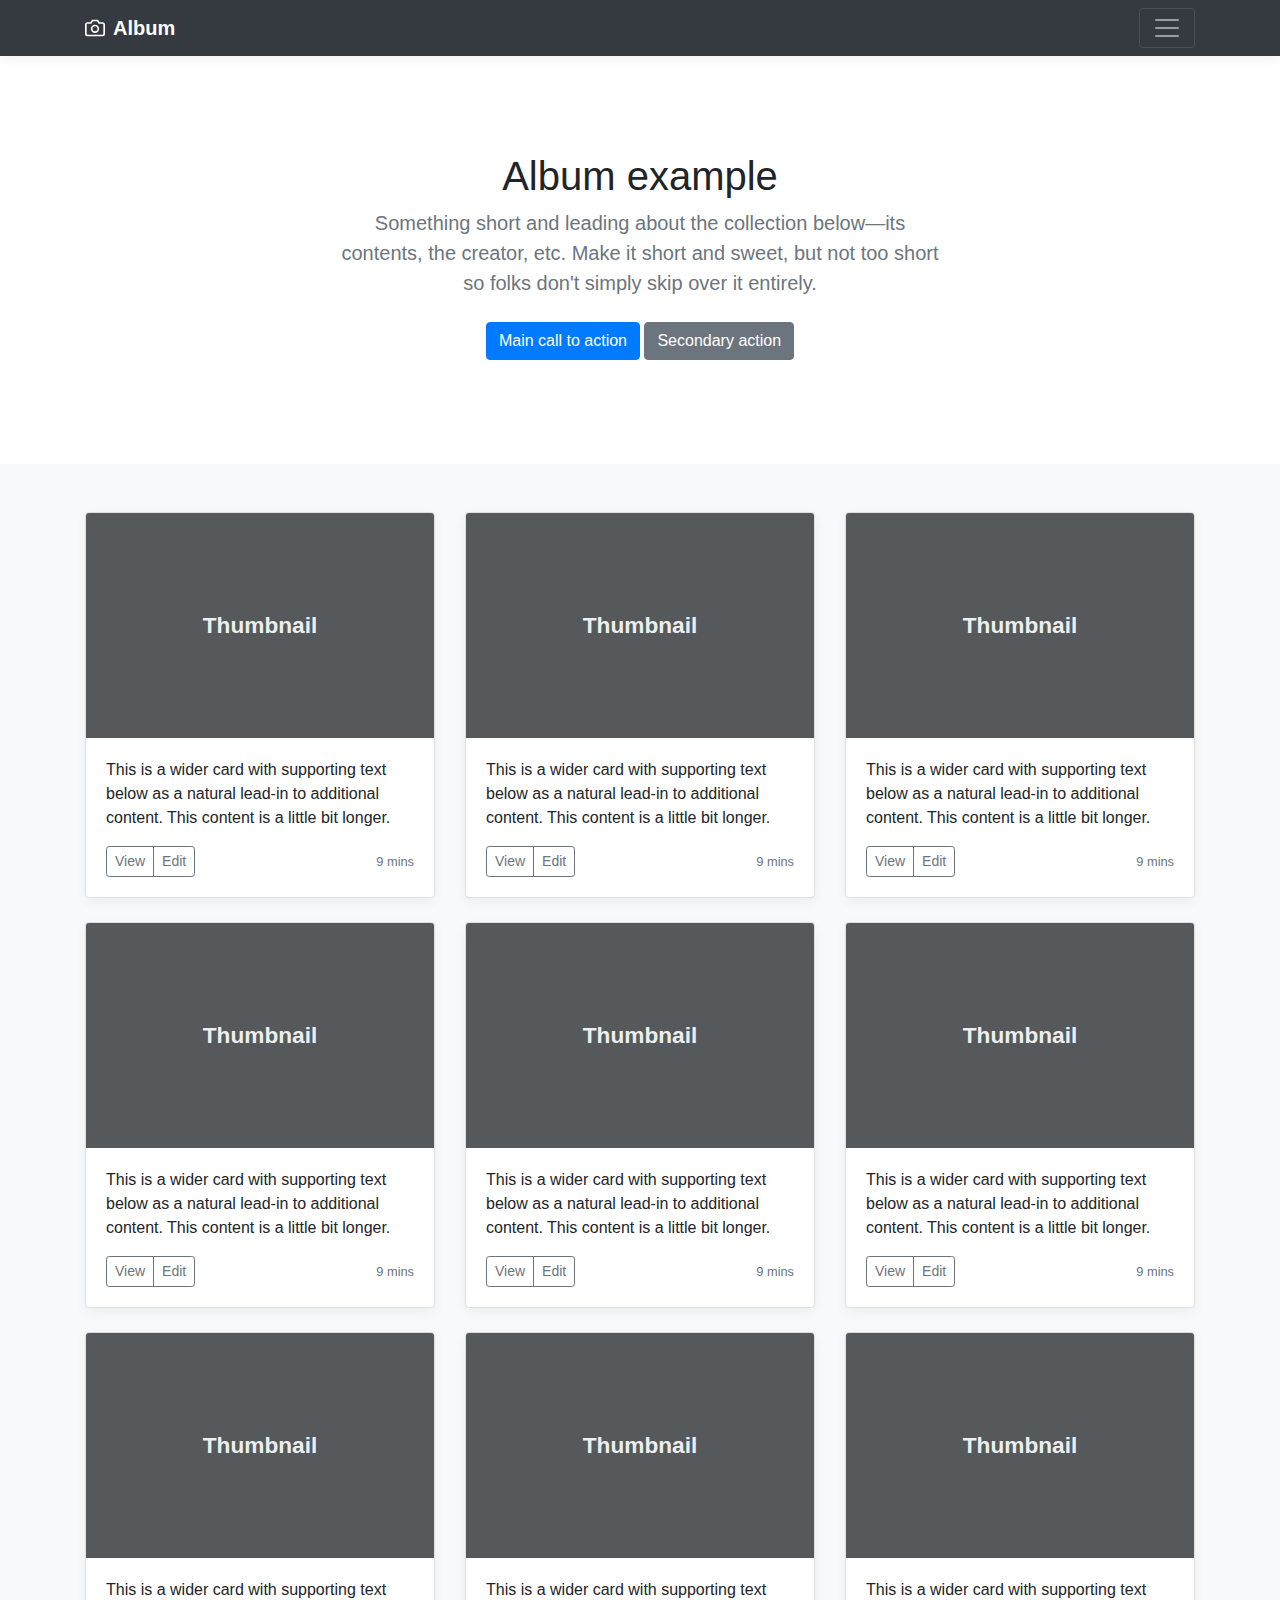
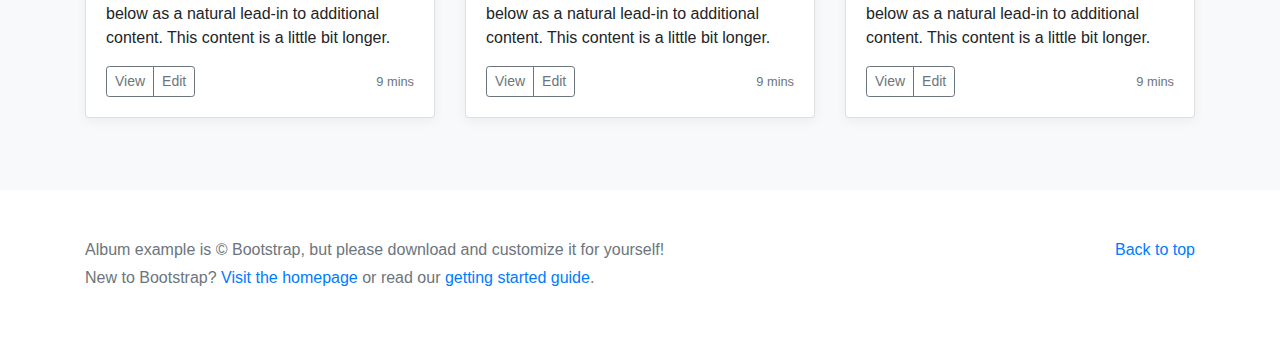
<file: SASS/sass/bootstrap-4.0.0/docs/4.0/examples/album/index.html>
<!doctype html>
<html lang="en">
  <head>
    <meta charset="utf-8">
    <meta name="viewport" content="width=device-width, initial-scale=1, shrink-to-fit=no">
    <meta name="description" content="">
    <meta name="author" content="">
    <link rel="icon" href="../../../../favicon.ico">

    <title>Album example for Bootstrap</title>

    <!-- Bootstrap core CSS -->
    <link href="../../../../dist/css/bootstrap.min.css" rel="stylesheet">

    <!-- Custom styles for this template -->
    <link href="album.css" rel="stylesheet">
  </head>

  <body>

    <header>
      <div class="collapse bg-dark" id="navbarHeader">
        <div class="container">
          <div class="row">
            <div class="col-sm-8 col-md-7 py-4">
              <h4 class="text-white">About</h4>
              <p class="text-muted">Add some information about the album below, the author, or any other background context. Make it a few sentences long so folks can pick up some informative tidbits. Then, link them off to some social networking sites or contact information.</p>
            </div>
            <div class="col-sm-4 offset-md-1 py-4">
              <h4 class="text-white">Contact</h4>
              <ul class="list-unstyled">
                <li><a href="#" class="text-white">Follow on Twitter</a></li>
                <li><a href="#" class="text-white">Like on Facebook</a></li>
                <li><a href="#" class="text-white">Email me</a></li>
              </ul>
            </div>
          </div>
        </div>
      </div>
      <div class="navbar navbar-dark bg-dark box-shadow">
        <div class="container d-flex justify-content-between">
          <a href="#" class="navbar-brand d-flex align-items-center">
            <svg xmlns="http://www.w3.org/2000/svg" width="20" height="20" viewBox="0 0 24 24" fill="none" stroke="currentColor" stroke-width="2" stroke-linecap="round" stroke-linejoin="round" class="mr-2"><path d="M23 19a2 2 0 0 1-2 2H3a2 2 0 0 1-2-2V8a2 2 0 0 1 2-2h4l2-3h6l2 3h4a2 2 0 0 1 2 2z"></path><circle cx="12" cy="13" r="4"></circle></svg>
            <strong>Album</strong>
          </a>
          <button class="navbar-toggler" type="button" data-toggle="collapse" data-target="#navbarHeader" aria-controls="navbarHeader" aria-expanded="false" aria-label="Toggle navigation">
            <span class="navbar-toggler-icon"></span>
          </button>
        </div>
      </div>
    </header>

    <main role="main">

      <section class="jumbotron text-center">
        <div class="container">
          <h1 class="jumbotron-heading">Album example</h1>
          <p class="lead text-muted">Something short and leading about the collection below—its contents, the creator, etc. Make it short and sweet, but not too short so folks don't simply skip over it entirely.</p>
          <p>
            <a href="#" class="btn btn-primary my-2">Main call to action</a>
            <a href="#" class="btn btn-secondary my-2">Secondary action</a>
          </p>
        </div>
      </section>

      <div class="album py-5 bg-light">
        <div class="container">

          <div class="row">
            <div class="col-md-4">
              <div class="card mb-4 box-shadow">
                <img class="card-img-top" data-src="holder.js/100px225?theme=thumb&bg=55595c&fg=eceeef&text=Thumbnail" alt="Card image cap">
                <div class="card-body">
                  <p class="card-text">This is a wider card with supporting text below as a natural lead-in to additional content. This content is a little bit longer.</p>
                  <div class="d-flex justify-content-between align-items-center">
                    <div class="btn-group">
                      <button type="button" class="btn btn-sm btn-outline-secondary">View</button>
                      <button type="button" class="btn btn-sm btn-outline-secondary">Edit</button>
                    </div>
                    <small class="text-muted">9 mins</small>
                  </div>
                </div>
              </div>
            </div>
            <div class="col-md-4">
              <div class="card mb-4 box-shadow">
                <img class="card-img-top" data-src="holder.js/100px225?theme=thumb&bg=55595c&fg=eceeef&text=Thumbnail" alt="Card image cap">
                <div class="card-body">
                  <p class="card-text">This is a wider card with supporting text below as a natural lead-in to additional content. This content is a little bit longer.</p>
                  <div class="d-flex justify-content-between align-items-center">
                    <div class="btn-group">
                      <button type="button" class="btn btn-sm btn-outline-secondary">View</button>
                      <button type="button" class="btn btn-sm btn-outline-secondary">Edit</button>
                    </div>
                    <small class="text-muted">9 mins</small>
                  </div>
                </div>
              </div>
            </div>
            <div class="col-md-4">
              <div class="card mb-4 box-shadow">
                <img class="card-img-top" data-src="holder.js/100px225?theme=thumb&bg=55595c&fg=eceeef&text=Thumbnail" alt="Card image cap">
                <div class="card-body">
                  <p class="card-text">This is a wider card with supporting text below as a natural lead-in to additional content. This content is a little bit longer.</p>
                  <div class="d-flex justify-content-between align-items-center">
                    <div class="btn-group">
                      <button type="button" class="btn btn-sm btn-outline-secondary">View</button>
                      <button type="button" class="btn btn-sm btn-outline-secondary">Edit</button>
                    </div>
                    <small class="text-muted">9 mins</small>
                  </div>
                </div>
              </div>
            </div>

            <div class="col-md-4">
              <div class="card mb-4 box-shadow">
                <img class="card-img-top" data-src="holder.js/100px225?theme=thumb&bg=55595c&fg=eceeef&text=Thumbnail" alt="Card image cap">
                <div class="card-body">
                  <p class="card-text">This is a wider card with supporting text below as a natural lead-in to additional content. This content is a little bit longer.</p>
                  <div class="d-flex justify-content-between align-items-center">
                    <div class="btn-group">
                      <button type="button" class="btn btn-sm btn-outline-secondary">View</button>
                      <button type="button" class="btn btn-sm btn-outline-secondary">Edit</button>
                    </div>
                    <small class="text-muted">9 mins</small>
                  </div>
                </div>
              </div>
            </div>
            <div class="col-md-4">
              <div class="card mb-4 box-shadow">
                <img class="card-img-top" data-src="holder.js/100px225?theme=thumb&bg=55595c&fg=eceeef&text=Thumbnail" alt="Card image cap">
                <div class="card-body">
                  <p class="card-text">This is a wider card with supporting text below as a natural lead-in to additional content. This content is a little bit longer.</p>
                  <div class="d-flex justify-content-between align-items-center">
                    <div class="btn-group">
                      <button type="button" class="btn btn-sm btn-outline-secondary">View</button>
                      <button type="button" class="btn btn-sm btn-outline-secondary">Edit</button>
                    </div>
                    <small class="text-muted">9 mins</small>
                  </div>
                </div>
              </div>
            </div>
            <div class="col-md-4">
              <div class="card mb-4 box-shadow">
                <img class="card-img-top" data-src="holder.js/100px225?theme=thumb&bg=55595c&fg=eceeef&text=Thumbnail" alt="Card image cap">
                <div class="card-body">
                  <p class="card-text">This is a wider card with supporting text below as a natural lead-in to additional content. This content is a little bit longer.</p>
                  <div class="d-flex justify-content-between align-items-center">
                    <div class="btn-group">
                      <button type="button" class="btn btn-sm btn-outline-secondary">View</button>
                      <button type="button" class="btn btn-sm btn-outline-secondary">Edit</button>
                    </div>
                    <small class="text-muted">9 mins</small>
                  </div>
                </div>
              </div>
            </div>

            <div class="col-md-4">
              <div class="card mb-4 box-shadow">
                <img class="card-img-top" data-src="holder.js/100px225?theme=thumb&bg=55595c&fg=eceeef&text=Thumbnail" alt="Card image cap">
                <div class="card-body">
                  <p class="card-text">This is a wider card with supporting text below as a natural lead-in to additional content. This content is a little bit longer.</p>
                  <div class="d-flex justify-content-between align-items-center">
                    <div class="btn-group">
                      <button type="button" class="btn btn-sm btn-outline-secondary">View</button>
                      <button type="button" class="btn btn-sm btn-outline-secondary">Edit</button>
                    </div>
                    <small class="text-muted">9 mins</small>
                  </div>
                </div>
              </div>
            </div>
            <div class="col-md-4">
              <div class="card mb-4 box-shadow">
                <img class="card-img-top" data-src="holder.js/100px225?theme=thumb&bg=55595c&fg=eceeef&text=Thumbnail" alt="Card image cap">
                <div class="card-body">
                  <p class="card-text">This is a wider card with supporting text below as a natural lead-in to additional content. This content is a little bit longer.</p>
                  <div class="d-flex justify-content-between align-items-center">
                    <div class="btn-group">
                      <button type="button" class="btn btn-sm btn-outline-secondary">View</button>
                      <button type="button" class="btn btn-sm btn-outline-secondary">Edit</button>
                    </div>
                    <small class="text-muted">9 mins</small>
                  </div>
                </div>
              </div>
            </div>
            <div class="col-md-4">
              <div class="card mb-4 box-shadow">
                <img class="card-img-top" data-src="holder.js/100px225?theme=thumb&bg=55595c&fg=eceeef&text=Thumbnail" alt="Card image cap">
                <div class="card-body">
                  <p class="card-text">This is a wider card with supporting text below as a natural lead-in to additional content. This content is a little bit longer.</p>
                  <div class="d-flex justify-content-between align-items-center">
                    <div class="btn-group">
                      <button type="button" class="btn btn-sm btn-outline-secondary">View</button>
                      <button type="button" class="btn btn-sm btn-outline-secondary">Edit</button>
                    </div>
                    <small class="text-muted">9 mins</small>
                  </div>
                </div>
              </div>
            </div>
          </div>
        </div>
      </div>

    </main>

    <footer class="text-muted">
      <div class="container">
        <p class="float-right">
          <a href="#">Back to top</a>
        </p>
        <p>Album example is &copy; Bootstrap, but please download and customize it for yourself!</p>
        <p>New to Bootstrap? <a href="../../">Visit the homepage</a> or read our <a href="../../getting-started/">getting started guide</a>.</p>
      </div>
    </footer>

    <!-- Bootstrap core JavaScript
    ================================================== -->
    <!-- Placed at the end of the document so the pages load faster -->
    <script src="https://code.jquery.com/jquery-3.2.1.slim.min.js" integrity="sha384-KJ3o2DKtIkvYIK3UENzmM7KCkRr/rE9/Qpg6aAZGJwFDMVNA/GpGFF93hXpG5KkN" crossorigin="anonymous"></script>
    <script>window.jQuery || document.write('<script src="../../../../assets/js/vendor/jquery-slim.min.js"><\/script>')</script>
    <script src="../../../../assets/js/vendor/popper.min.js"></script>
    <script src="../../../../dist/js/bootstrap.min.js"></script>
    <script src="../../../../assets/js/vendor/holder.min.js"></script>
  </body>
</html>
</file>
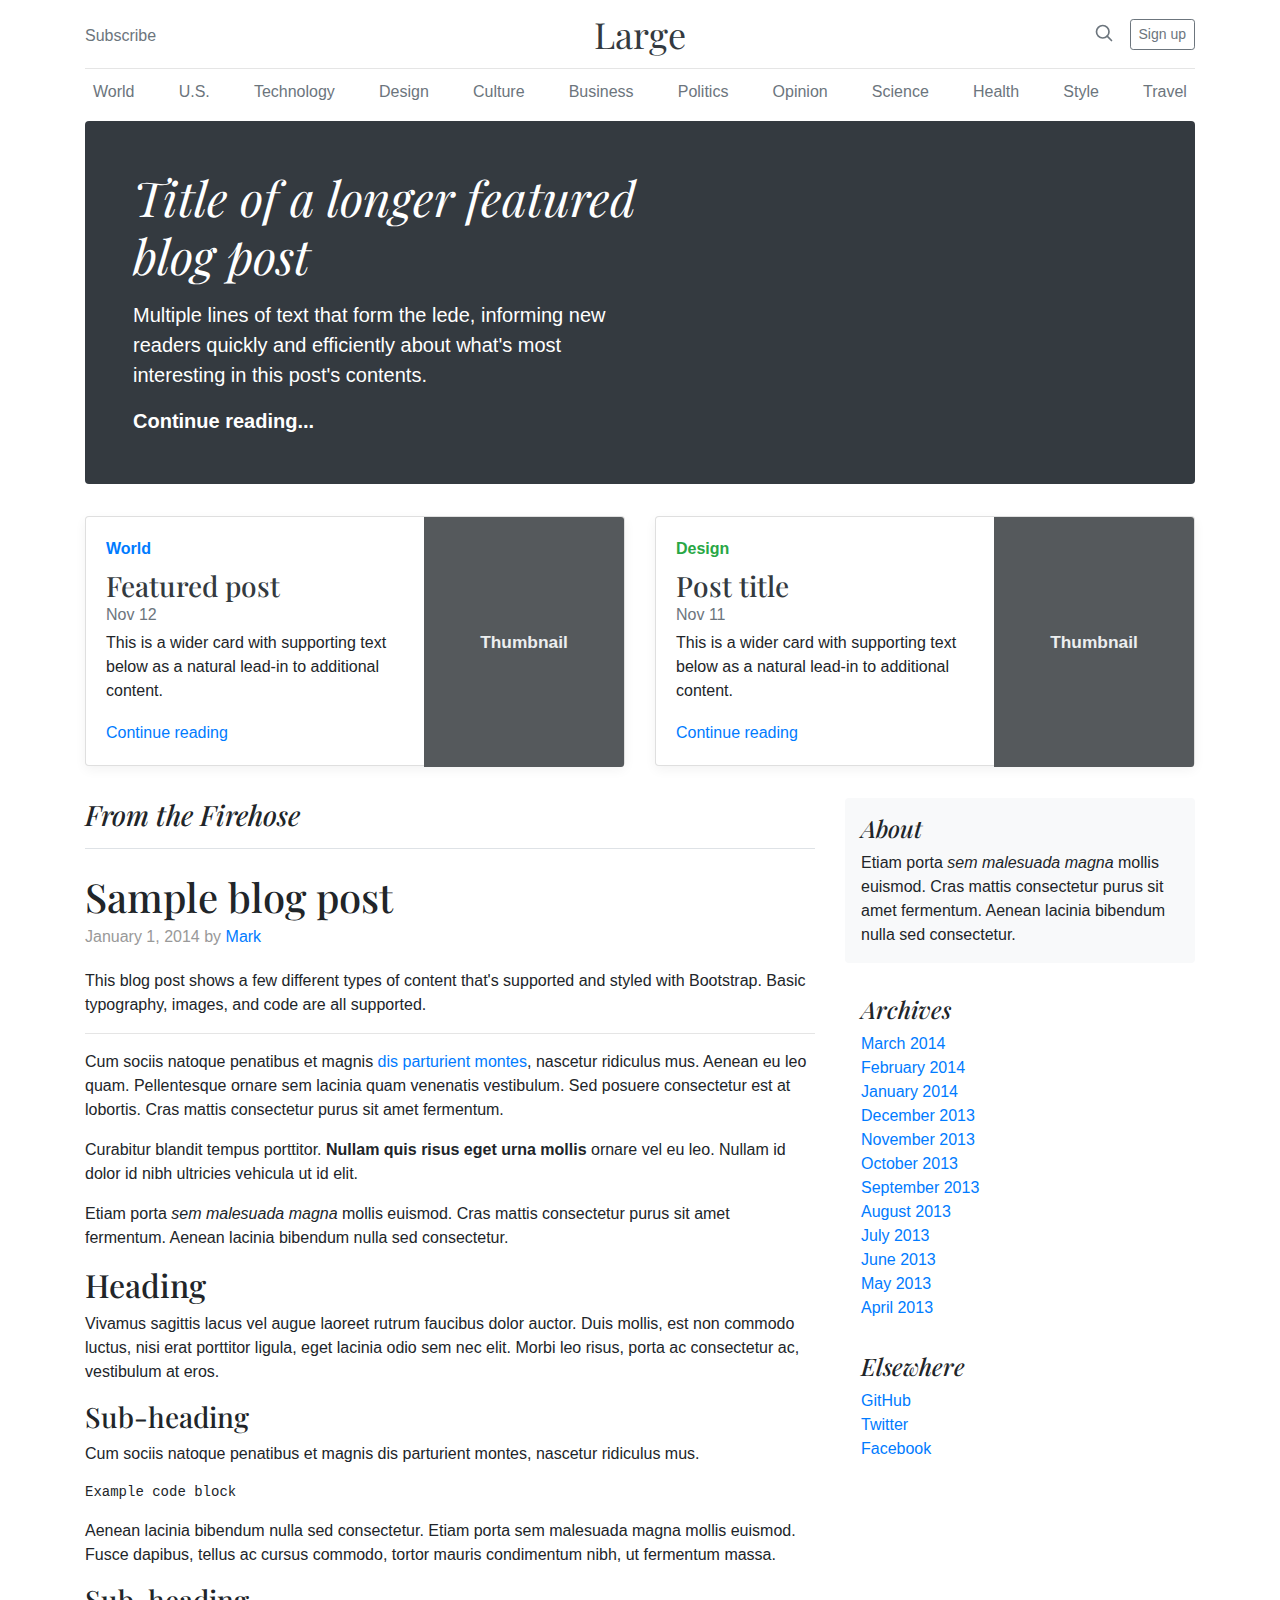
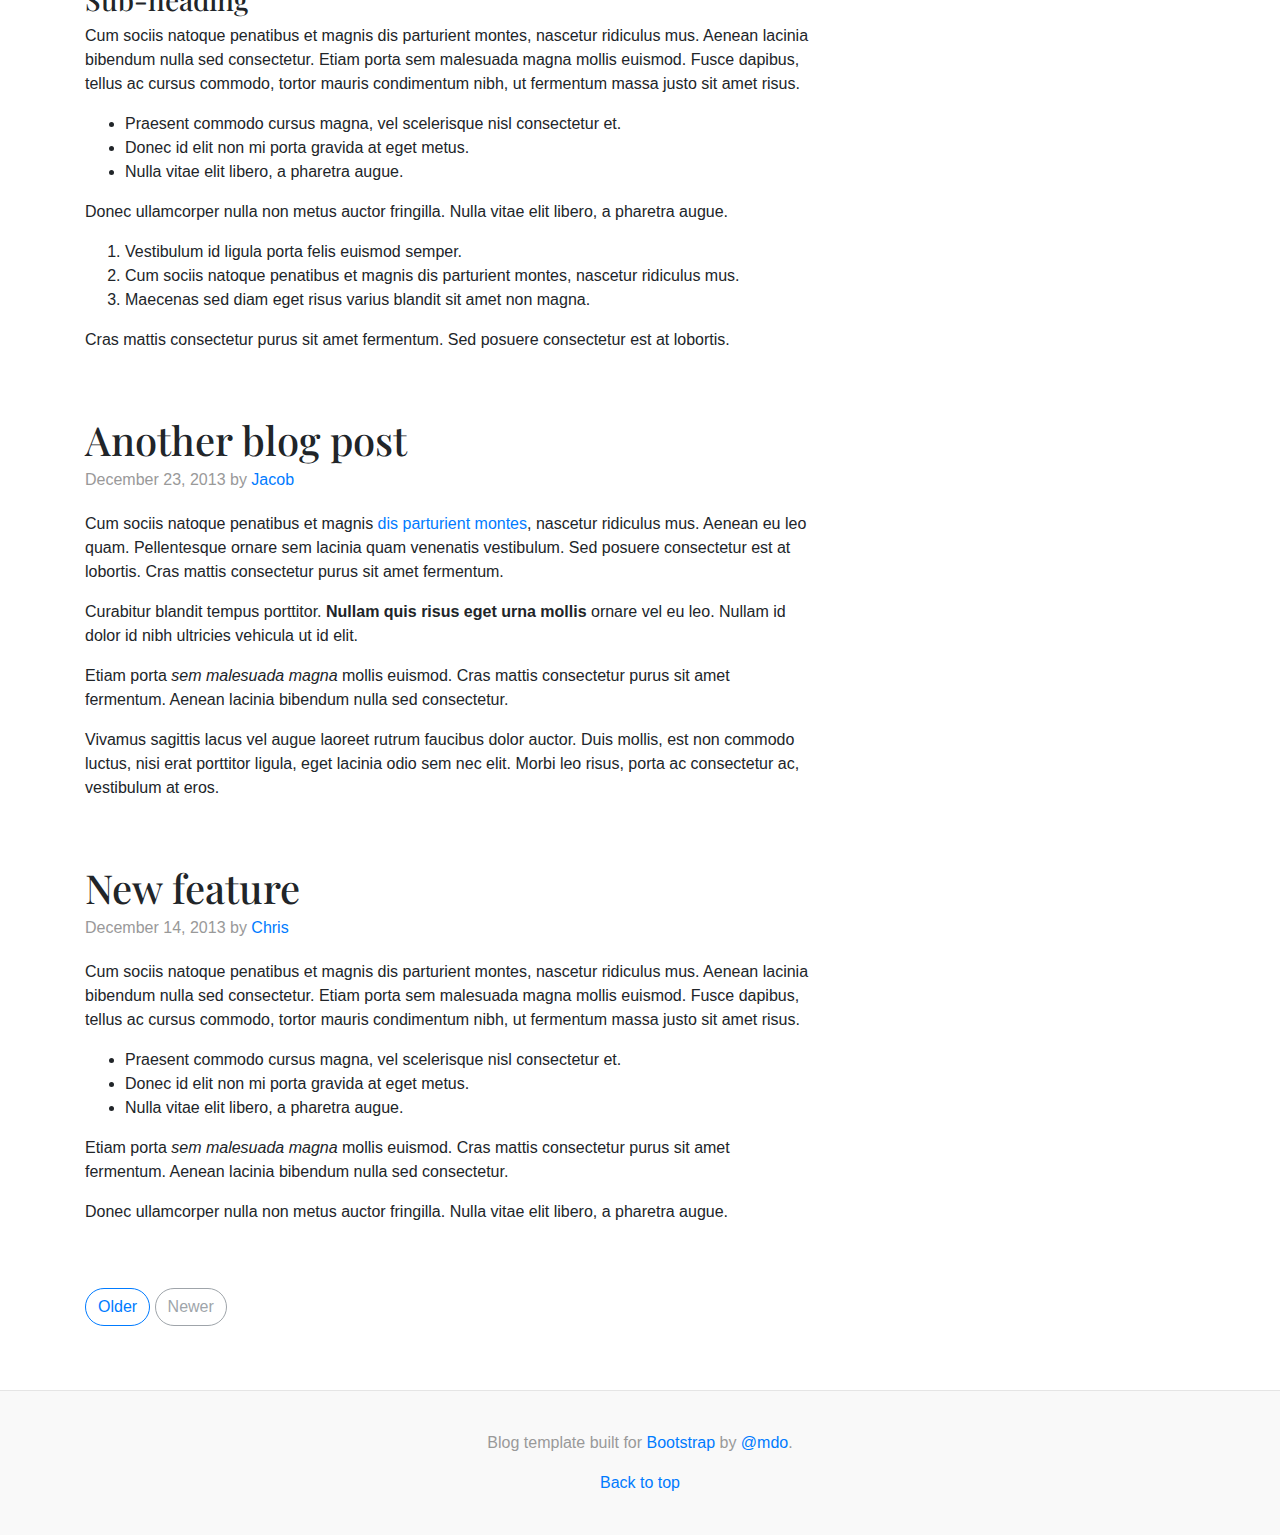
<file: SASS/sass/bootstrap-4.0.0/docs/4.0/examples/blog/index.html>
<!doctype html>
<html lang="en">
  <head>
    <meta charset="utf-8">
    <meta name="viewport" content="width=device-width, initial-scale=1, shrink-to-fit=no">
    <meta name="description" content="">
    <meta name="author" content="">
    <link rel="icon" href="../../../../favicon.ico">

    <title>Blog Template for Bootstrap</title>

    <!-- Bootstrap core CSS -->
    <link href="../../../../dist/css/bootstrap.min.css" rel="stylesheet">

    <!-- Custom styles for this template -->
    <link href="https://fonts.googleapis.com/css?family=Playfair+Display:700,900" rel="stylesheet">
    <link href="blog.css" rel="stylesheet">
  </head>

  <body>

    <div class="container">
      <header class="blog-header py-3">
        <div class="row flex-nowrap justify-content-between align-items-center">
          <div class="col-4 pt-1">
            <a class="text-muted" href="#">Subscribe</a>
          </div>
          <div class="col-4 text-center">
            <a class="blog-header-logo text-dark" href="#">Large</a>
          </div>
          <div class="col-4 d-flex justify-content-end align-items-center">
            <a class="text-muted" href="#">
              <svg xmlns="http://www.w3.org/2000/svg" width="20" height="20" viewBox="0 0 24 24" fill="none" stroke="currentColor" stroke-width="2" stroke-linecap="round" stroke-linejoin="round" class="mx-3"><circle cx="10.5" cy="10.5" r="7.5"></circle><line x1="21" y1="21" x2="15.8" y2="15.8"></line></svg>
            </a>
            <a class="btn btn-sm btn-outline-secondary" href="#">Sign up</a>
          </div>
        </div>
      </header>

      <div class="nav-scroller py-1 mb-2">
        <nav class="nav d-flex justify-content-between">
          <a class="p-2 text-muted" href="#">World</a>
          <a class="p-2 text-muted" href="#">U.S.</a>
          <a class="p-2 text-muted" href="#">Technology</a>
          <a class="p-2 text-muted" href="#">Design</a>
          <a class="p-2 text-muted" href="#">Culture</a>
          <a class="p-2 text-muted" href="#">Business</a>
          <a class="p-2 text-muted" href="#">Politics</a>
          <a class="p-2 text-muted" href="#">Opinion</a>
          <a class="p-2 text-muted" href="#">Science</a>
          <a class="p-2 text-muted" href="#">Health</a>
          <a class="p-2 text-muted" href="#">Style</a>
          <a class="p-2 text-muted" href="#">Travel</a>
        </nav>
      </div>

      <div class="jumbotron p-3 p-md-5 text-white rounded bg-dark">
        <div class="col-md-6 px-0">
          <h1 class="display-4 font-italic">Title of a longer featured blog post</h1>
          <p class="lead my-3">Multiple lines of text that form the lede, informing new readers quickly and efficiently about what's most interesting in this post's contents.</p>
          <p class="lead mb-0"><a href="#" class="text-white font-weight-bold">Continue reading...</a></p>
        </div>
      </div>

      <div class="row mb-2">
        <div class="col-md-6">
          <div class="card flex-md-row mb-4 box-shadow h-md-250">
            <div class="card-body d-flex flex-column align-items-start">
              <strong class="d-inline-block mb-2 text-primary">World</strong>
              <h3 class="mb-0">
                <a class="text-dark" href="#">Featured post</a>
              </h3>
              <div class="mb-1 text-muted">Nov 12</div>
              <p class="card-text mb-auto">This is a wider card with supporting text below as a natural lead-in to additional content.</p>
              <a href="#">Continue reading</a>
            </div>
            <img class="card-img-right flex-auto d-none d-md-block" data-src="holder.js/200x250?theme=thumb" alt="Card image cap">
          </div>
        </div>
        <div class="col-md-6">
          <div class="card flex-md-row mb-4 box-shadow h-md-250">
            <div class="card-body d-flex flex-column align-items-start">
              <strong class="d-inline-block mb-2 text-success">Design</strong>
              <h3 class="mb-0">
                <a class="text-dark" href="#">Post title</a>
              </h3>
              <div class="mb-1 text-muted">Nov 11</div>
              <p class="card-text mb-auto">This is a wider card with supporting text below as a natural lead-in to additional content.</p>
              <a href="#">Continue reading</a>
            </div>
            <img class="card-img-right flex-auto d-none d-md-block" data-src="holder.js/200x250?theme=thumb" alt="Card image cap">
          </div>
        </div>
      </div>
    </div>

    <main role="main" class="container">
      <div class="row">
        <div class="col-md-8 blog-main">
          <h3 class="pb-3 mb-4 font-italic border-bottom">
            From the Firehose
          </h3>

          <div class="blog-post">
            <h2 class="blog-post-title">Sample blog post</h2>
            <p class="blog-post-meta">January 1, 2014 by <a href="#">Mark</a></p>

            <p>This blog post shows a few different types of content that's supported and styled with Bootstrap. Basic typography, images, and code are all supported.</p>
            <hr>
            <p>Cum sociis natoque penatibus et magnis <a href="#">dis parturient montes</a>, nascetur ridiculus mus. Aenean eu leo quam. Pellentesque ornare sem lacinia quam venenatis vestibulum. Sed posuere consectetur est at lobortis. Cras mattis consectetur purus sit amet fermentum.</p>
            <blockquote>
              <p>Curabitur blandit tempus porttitor. <strong>Nullam quis risus eget urna mollis</strong> ornare vel eu leo. Nullam id dolor id nibh ultricies vehicula ut id elit.</p>
            </blockquote>
            <p>Etiam porta <em>sem malesuada magna</em> mollis euismod. Cras mattis consectetur purus sit amet fermentum. Aenean lacinia bibendum nulla sed consectetur.</p>
            <h2>Heading</h2>
            <p>Vivamus sagittis lacus vel augue laoreet rutrum faucibus dolor auctor. Duis mollis, est non commodo luctus, nisi erat porttitor ligula, eget lacinia odio sem nec elit. Morbi leo risus, porta ac consectetur ac, vestibulum at eros.</p>
            <h3>Sub-heading</h3>
            <p>Cum sociis natoque penatibus et magnis dis parturient montes, nascetur ridiculus mus.</p>
            <pre><code>Example code block</code></pre>
            <p>Aenean lacinia bibendum nulla sed consectetur. Etiam porta sem malesuada magna mollis euismod. Fusce dapibus, tellus ac cursus commodo, tortor mauris condimentum nibh, ut fermentum massa.</p>
            <h3>Sub-heading</h3>
            <p>Cum sociis natoque penatibus et magnis dis parturient montes, nascetur ridiculus mus. Aenean lacinia bibendum nulla sed consectetur. Etiam porta sem malesuada magna mollis euismod. Fusce dapibus, tellus ac cursus commodo, tortor mauris condimentum nibh, ut fermentum massa justo sit amet risus.</p>
            <ul>
              <li>Praesent commodo cursus magna, vel scelerisque nisl consectetur et.</li>
              <li>Donec id elit non mi porta gravida at eget metus.</li>
              <li>Nulla vitae elit libero, a pharetra augue.</li>
            </ul>
            <p>Donec ullamcorper nulla non metus auctor fringilla. Nulla vitae elit libero, a pharetra augue.</p>
            <ol>
              <li>Vestibulum id ligula porta felis euismod semper.</li>
              <li>Cum sociis natoque penatibus et magnis dis parturient montes, nascetur ridiculus mus.</li>
              <li>Maecenas sed diam eget risus varius blandit sit amet non magna.</li>
            </ol>
            <p>Cras mattis consectetur purus sit amet fermentum. Sed posuere consectetur est at lobortis.</p>
          </div><!-- /.blog-post -->

          <div class="blog-post">
            <h2 class="blog-post-title">Another blog post</h2>
            <p class="blog-post-meta">December 23, 2013 by <a href="#">Jacob</a></p>

            <p>Cum sociis natoque penatibus et magnis <a href="#">dis parturient montes</a>, nascetur ridiculus mus. Aenean eu leo quam. Pellentesque ornare sem lacinia quam venenatis vestibulum. Sed posuere consectetur est at lobortis. Cras mattis consectetur purus sit amet fermentum.</p>
            <blockquote>
              <p>Curabitur blandit tempus porttitor. <strong>Nullam quis risus eget urna mollis</strong> ornare vel eu leo. Nullam id dolor id nibh ultricies vehicula ut id elit.</p>
            </blockquote>
            <p>Etiam porta <em>sem malesuada magna</em> mollis euismod. Cras mattis consectetur purus sit amet fermentum. Aenean lacinia bibendum nulla sed consectetur.</p>
            <p>Vivamus sagittis lacus vel augue laoreet rutrum faucibus dolor auctor. Duis mollis, est non commodo luctus, nisi erat porttitor ligula, eget lacinia odio sem nec elit. Morbi leo risus, porta ac consectetur ac, vestibulum at eros.</p>
          </div><!-- /.blog-post -->

          <div class="blog-post">
            <h2 class="blog-post-title">New feature</h2>
            <p class="blog-post-meta">December 14, 2013 by <a href="#">Chris</a></p>

            <p>Cum sociis natoque penatibus et magnis dis parturient montes, nascetur ridiculus mus. Aenean lacinia bibendum nulla sed consectetur. Etiam porta sem malesuada magna mollis euismod. Fusce dapibus, tellus ac cursus commodo, tortor mauris condimentum nibh, ut fermentum massa justo sit amet risus.</p>
            <ul>
              <li>Praesent commodo cursus magna, vel scelerisque nisl consectetur et.</li>
              <li>Donec id elit non mi porta gravida at eget metus.</li>
              <li>Nulla vitae elit libero, a pharetra augue.</li>
            </ul>
            <p>Etiam porta <em>sem malesuada magna</em> mollis euismod. Cras mattis consectetur purus sit amet fermentum. Aenean lacinia bibendum nulla sed consectetur.</p>
            <p>Donec ullamcorper nulla non metus auctor fringilla. Nulla vitae elit libero, a pharetra augue.</p>
          </div><!-- /.blog-post -->

          <nav class="blog-pagination">
            <a class="btn btn-outline-primary" href="#">Older</a>
            <a class="btn btn-outline-secondary disabled" href="#">Newer</a>
          </nav>

        </div><!-- /.blog-main -->

        <aside class="col-md-4 blog-sidebar">
          <div class="p-3 mb-3 bg-light rounded">
            <h4 class="font-italic">About</h4>
            <p class="mb-0">Etiam porta <em>sem malesuada magna</em> mollis euismod. Cras mattis consectetur purus sit amet fermentum. Aenean lacinia bibendum nulla sed consectetur.</p>
          </div>

          <div class="p-3">
            <h4 class="font-italic">Archives</h4>
            <ol class="list-unstyled mb-0">
              <li><a href="#">March 2014</a></li>
              <li><a href="#">February 2014</a></li>
              <li><a href="#">January 2014</a></li>
              <li><a href="#">December 2013</a></li>
              <li><a href="#">November 2013</a></li>
              <li><a href="#">October 2013</a></li>
              <li><a href="#">September 2013</a></li>
              <li><a href="#">August 2013</a></li>
              <li><a href="#">July 2013</a></li>
              <li><a href="#">June 2013</a></li>
              <li><a href="#">May 2013</a></li>
              <li><a href="#">April 2013</a></li>
            </ol>
          </div>

          <div class="p-3">
            <h4 class="font-italic">Elsewhere</h4>
            <ol class="list-unstyled">
              <li><a href="#">GitHub</a></li>
              <li><a href="#">Twitter</a></li>
              <li><a href="#">Facebook</a></li>
            </ol>
          </div>
        </aside><!-- /.blog-sidebar -->

      </div><!-- /.row -->

    </main><!-- /.container -->

    <footer class="blog-footer">
      <p>Blog template built for <a href="https://getbootstrap.com/">Bootstrap</a> by <a href="https://twitter.com/mdo">@mdo</a>.</p>
      <p>
        <a href="#">Back to top</a>
      </p>
    </footer>

    <!-- Bootstrap core JavaScript
    ================================================== -->
    <!-- Placed at the end of the document so the pages load faster -->
    <script src="https://code.jquery.com/jquery-3.2.1.slim.min.js" integrity="sha384-KJ3o2DKtIkvYIK3UENzmM7KCkRr/rE9/Qpg6aAZGJwFDMVNA/GpGFF93hXpG5KkN" crossorigin="anonymous"></script>
    <script>window.jQuery || document.write('<script src="../../../../assets/js/vendor/jquery-slim.min.js"><\/script>')</script>
    <script src="../../../../assets/js/vendor/popper.min.js"></script>
    <script src="../../../../dist/js/bootstrap.min.js"></script>
    <script src="../../../../assets/js/vendor/holder.min.js"></script>
    <script>
      Holder.addTheme('thumb', {
        bg: '#55595c',
        fg: '#eceeef',
        text: 'Thumbnail'
      });
    </script>
  </body>
</html>
</file>
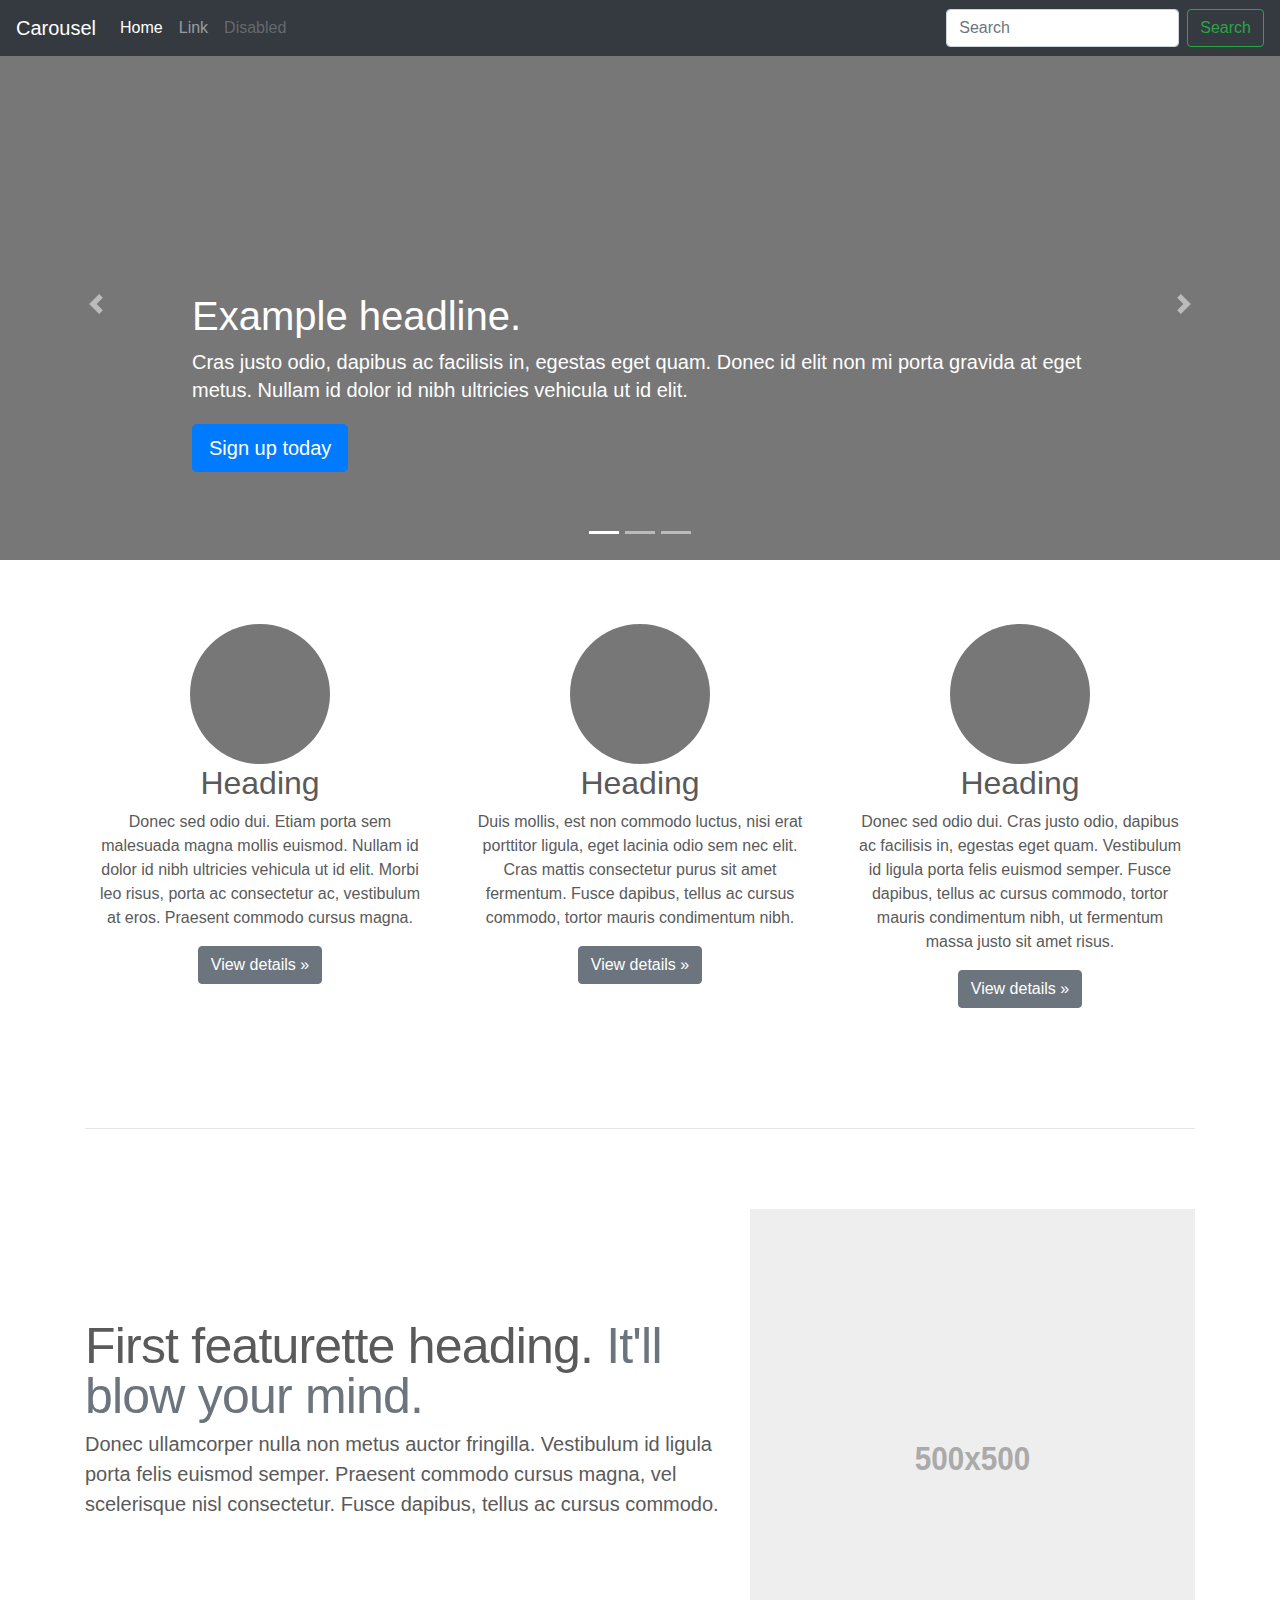
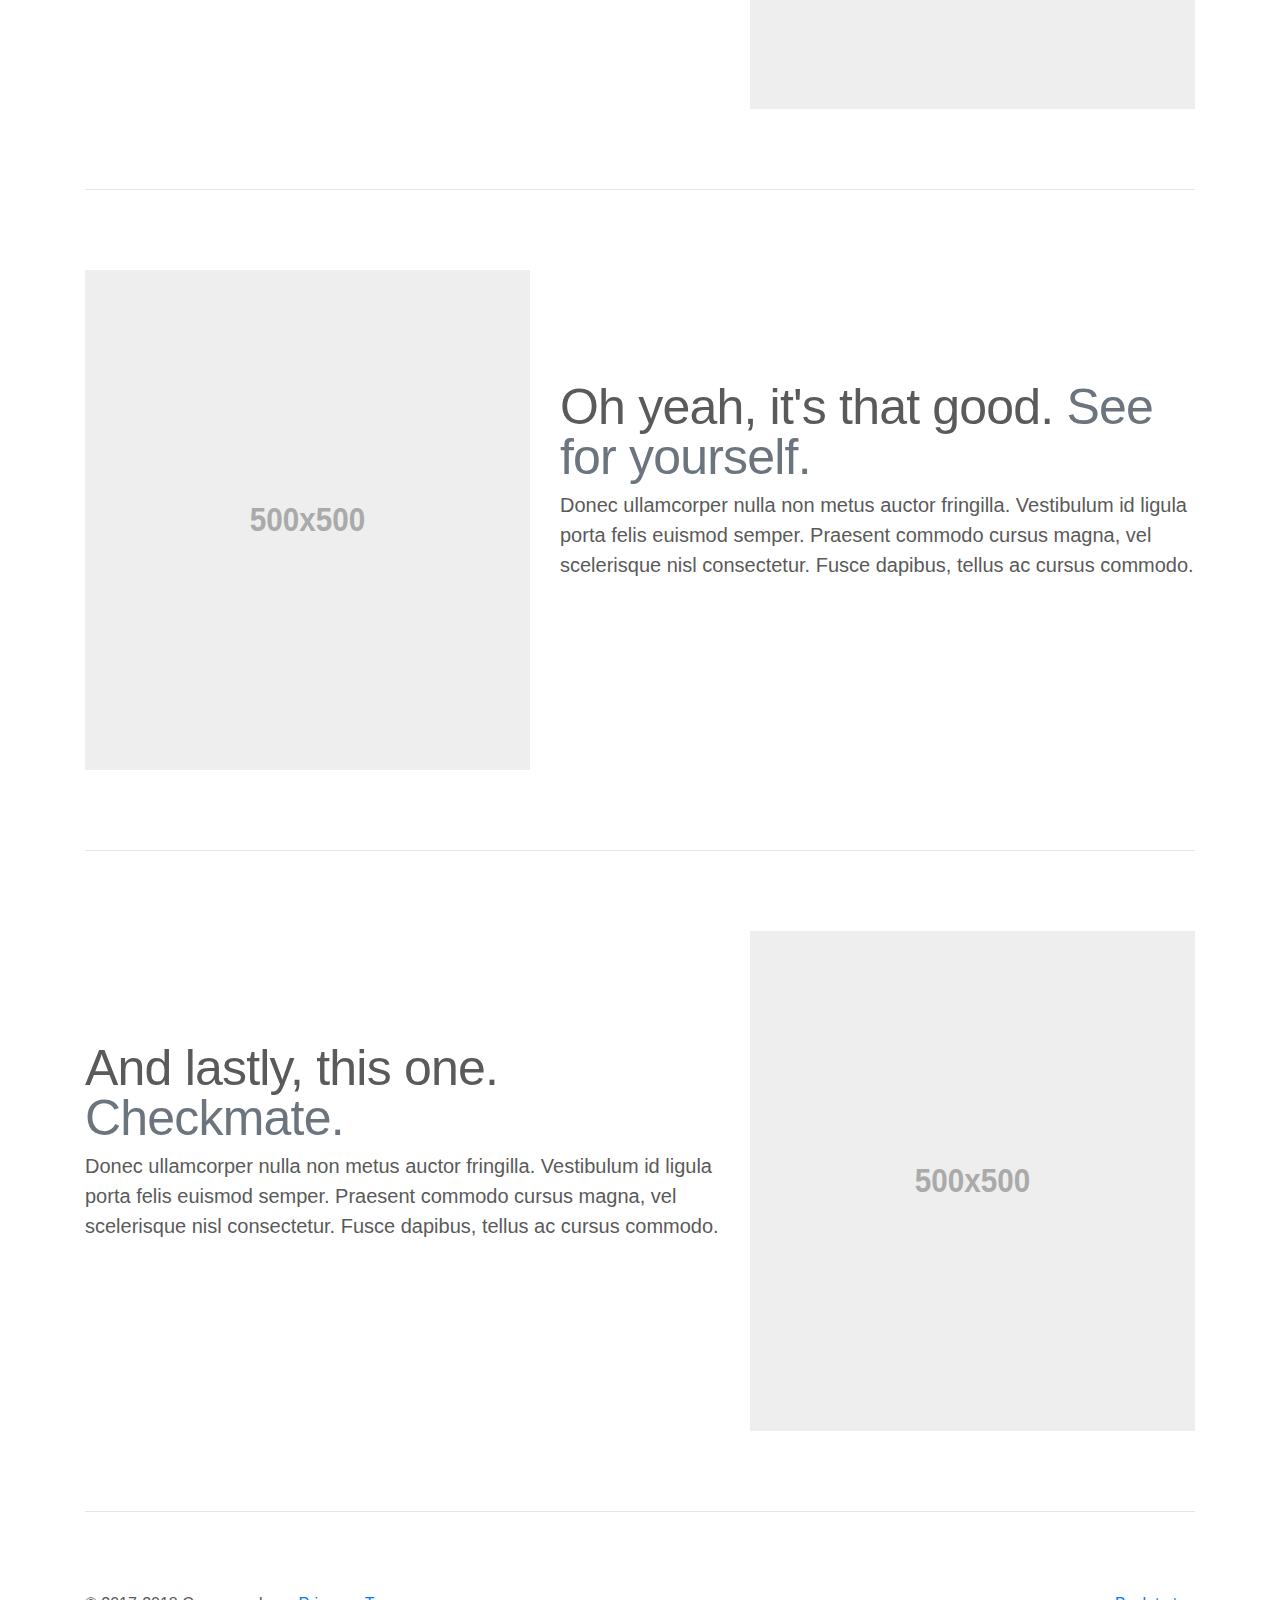
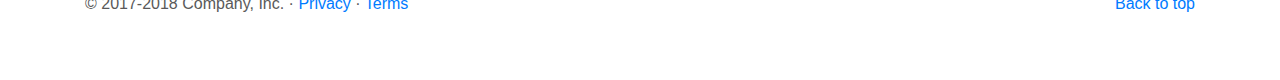
<file: SASS/sass/bootstrap-4.0.0/docs/4.0/examples/carousel/index.html>
<!doctype html>
<html lang="en">
  <head>
    <meta charset="utf-8">
    <meta name="viewport" content="width=device-width, initial-scale=1, shrink-to-fit=no">
    <meta name="description" content="">
    <meta name="author" content="">
    <link rel="icon" href="../../../../favicon.ico">

    <title>Carousel Template for Bootstrap</title>

    <!-- Bootstrap core CSS -->
    <link href="../../../../dist/css/bootstrap.min.css" rel="stylesheet">

    <!-- Custom styles for this template -->
    <link href="carousel.css" rel="stylesheet">
  </head>
  <body>

    <header>
      <nav class="navbar navbar-expand-md navbar-dark fixed-top bg-dark">
        <a class="navbar-brand" href="#">Carousel</a>
        <button class="navbar-toggler" type="button" data-toggle="collapse" data-target="#navbarCollapse" aria-controls="navbarCollapse" aria-expanded="false" aria-label="Toggle navigation">
          <span class="navbar-toggler-icon"></span>
        </button>
        <div class="collapse navbar-collapse" id="navbarCollapse">
          <ul class="navbar-nav mr-auto">
            <li class="nav-item active">
              <a class="nav-link" href="#">Home <span class="sr-only">(current)</span></a>
            </li>
            <li class="nav-item">
              <a class="nav-link" href="#">Link</a>
            </li>
            <li class="nav-item">
              <a class="nav-link disabled" href="#">Disabled</a>
            </li>
          </ul>
          <form class="form-inline mt-2 mt-md-0">
            <input class="form-control mr-sm-2" type="text" placeholder="Search" aria-label="Search">
            <button class="btn btn-outline-success my-2 my-sm-0" type="submit">Search</button>
          </form>
        </div>
      </nav>
    </header>

    <main role="main">

      <div id="myCarousel" class="carousel slide" data-ride="carousel">
        <ol class="carousel-indicators">
          <li data-target="#myCarousel" data-slide-to="0" class="active"></li>
          <li data-target="#myCarousel" data-slide-to="1"></li>
          <li data-target="#myCarousel" data-slide-to="2"></li>
        </ol>
        <div class="carousel-inner">
          <div class="carousel-item active">
            <img class="first-slide" src="[data-uri]" alt="First slide">
            <div class="container">
              <div class="carousel-caption text-left">
                <h1>Example headline.</h1>
                <p>Cras justo odio, dapibus ac facilisis in, egestas eget quam. Donec id elit non mi porta gravida at eget metus. Nullam id dolor id nibh ultricies vehicula ut id elit.</p>
                <p><a class="btn btn-lg btn-primary" href="#" role="button">Sign up today</a></p>
              </div>
            </div>
          </div>
          <div class="carousel-item">
            <img class="second-slide" src="[data-uri]" alt="Second slide">
            <div class="container">
              <div class="carousel-caption">
                <h1>Another example headline.</h1>
                <p>Cras justo odio, dapibus ac facilisis in, egestas eget quam. Donec id elit non mi porta gravida at eget metus. Nullam id dolor id nibh ultricies vehicula ut id elit.</p>
                <p><a class="btn btn-lg btn-primary" href="#" role="button">Learn more</a></p>
              </div>
            </div>
          </div>
          <div class="carousel-item">
            <img class="third-slide" src="[data-uri]" alt="Third slide">
            <div class="container">
              <div class="carousel-caption text-right">
                <h1>One more for good measure.</h1>
                <p>Cras justo odio, dapibus ac facilisis in, egestas eget quam. Donec id elit non mi porta gravida at eget metus. Nullam id dolor id nibh ultricies vehicula ut id elit.</p>
                <p><a class="btn btn-lg btn-primary" href="#" role="button">Browse gallery</a></p>
              </div>
            </div>
          </div>
        </div>
        <a class="carousel-control-prev" href="#myCarousel" role="button" data-slide="prev">
          <span class="carousel-control-prev-icon" aria-hidden="true"></span>
          <span class="sr-only">Previous</span>
        </a>
        <a class="carousel-control-next" href="#myCarousel" role="button" data-slide="next">
          <span class="carousel-control-next-icon" aria-hidden="true"></span>
          <span class="sr-only">Next</span>
        </a>
      </div>


      <!-- Marketing messaging and featurettes
      ================================================== -->
      <!-- Wrap the rest of the page in another container to center all the content. -->

      <div class="container marketing">

        <!-- Three columns of text below the carousel -->
        <div class="row">
          <div class="col-lg-4">
            <img class="rounded-circle" src="[data-uri]" alt="Generic placeholder image" width="140" height="140">
            <h2>Heading</h2>
            <p>Donec sed odio dui. Etiam porta sem malesuada magna mollis euismod. Nullam id dolor id nibh ultricies vehicula ut id elit. Morbi leo risus, porta ac consectetur ac, vestibulum at eros. Praesent commodo cursus magna.</p>
            <p><a class="btn btn-secondary" href="#" role="button">View details &raquo;</a></p>
          </div><!-- /.col-lg-4 -->
          <div class="col-lg-4">
            <img class="rounded-circle" src="[data-uri]" alt="Generic placeholder image" width="140" height="140">
            <h2>Heading</h2>
            <p>Duis mollis, est non commodo luctus, nisi erat porttitor ligula, eget lacinia odio sem nec elit. Cras mattis consectetur purus sit amet fermentum. Fusce dapibus, tellus ac cursus commodo, tortor mauris condimentum nibh.</p>
            <p><a class="btn btn-secondary" href="#" role="button">View details &raquo;</a></p>
          </div><!-- /.col-lg-4 -->
          <div class="col-lg-4">
            <img class="rounded-circle" src="[data-uri]" alt="Generic placeholder image" width="140" height="140">
            <h2>Heading</h2>
            <p>Donec sed odio dui. Cras justo odio, dapibus ac facilisis in, egestas eget quam. Vestibulum id ligula porta felis euismod semper. Fusce dapibus, tellus ac cursus commodo, tortor mauris condimentum nibh, ut fermentum massa justo sit amet risus.</p>
            <p><a class="btn btn-secondary" href="#" role="button">View details &raquo;</a></p>
          </div><!-- /.col-lg-4 -->
        </div><!-- /.row -->


        <!-- START THE FEATURETTES -->

        <hr class="featurette-divider">

        <div class="row featurette">
          <div class="col-md-7">
            <h2 class="featurette-heading">First featurette heading. <span class="text-muted">It'll blow your mind.</span></h2>
            <p class="lead">Donec ullamcorper nulla non metus auctor fringilla. Vestibulum id ligula porta felis euismod semper. Praesent commodo cursus magna, vel scelerisque nisl consectetur. Fusce dapibus, tellus ac cursus commodo.</p>
          </div>
          <div class="col-md-5">
            <img class="featurette-image img-fluid mx-auto" data-src="holder.js/500x500/auto" alt="Generic placeholder image">
          </div>
        </div>

        <hr class="featurette-divider">

        <div class="row featurette">
          <div class="col-md-7 order-md-2">
            <h2 class="featurette-heading">Oh yeah, it's that good. <span class="text-muted">See for yourself.</span></h2>
            <p class="lead">Donec ullamcorper nulla non metus auctor fringilla. Vestibulum id ligula porta felis euismod semper. Praesent commodo cursus magna, vel scelerisque nisl consectetur. Fusce dapibus, tellus ac cursus commodo.</p>
          </div>
          <div class="col-md-5 order-md-1">
            <img class="featurette-image img-fluid mx-auto" data-src="holder.js/500x500/auto" alt="Generic placeholder image">
          </div>
        </div>

        <hr class="featurette-divider">

        <div class="row featurette">
          <div class="col-md-7">
            <h2 class="featurette-heading">And lastly, this one. <span class="text-muted">Checkmate.</span></h2>
            <p class="lead">Donec ullamcorper nulla non metus auctor fringilla. Vestibulum id ligula porta felis euismod semper. Praesent commodo cursus magna, vel scelerisque nisl consectetur. Fusce dapibus, tellus ac cursus commodo.</p>
          </div>
          <div class="col-md-5">
            <img class="featurette-image img-fluid mx-auto" data-src="holder.js/500x500/auto" alt="Generic placeholder image">
          </div>
        </div>

        <hr class="featurette-divider">

        <!-- /END THE FEATURETTES -->

      </div><!-- /.container -->


      <!-- FOOTER -->
      <footer class="container">
        <p class="float-right"><a href="#">Back to top</a></p>
        <p>&copy; 2017-2018 Company, Inc. &middot; <a href="#">Privacy</a> &middot; <a href="#">Terms</a></p>
      </footer>
    </main>

    <!-- Bootstrap core JavaScript
    ================================================== -->
    <!-- Placed at the end of the document so the pages load faster -->
    <script src="https://code.jquery.com/jquery-3.2.1.slim.min.js" integrity="sha384-KJ3o2DKtIkvYIK3UENzmM7KCkRr/rE9/Qpg6aAZGJwFDMVNA/GpGFF93hXpG5KkN" crossorigin="anonymous"></script>
    <script>window.jQuery || document.write('<script src="../../../../assets/js/vendor/jquery-slim.min.js"><\/script>')</script>
    <script src="../../../../assets/js/vendor/popper.min.js"></script>
    <script src="../../../../dist/js/bootstrap.min.js"></script>
    <!-- Just to make our placeholder images work. Don't actually copy the next line! -->
    <script src="../../../../assets/js/vendor/holder.min.js"></script>
  </body>
</html>
</file>
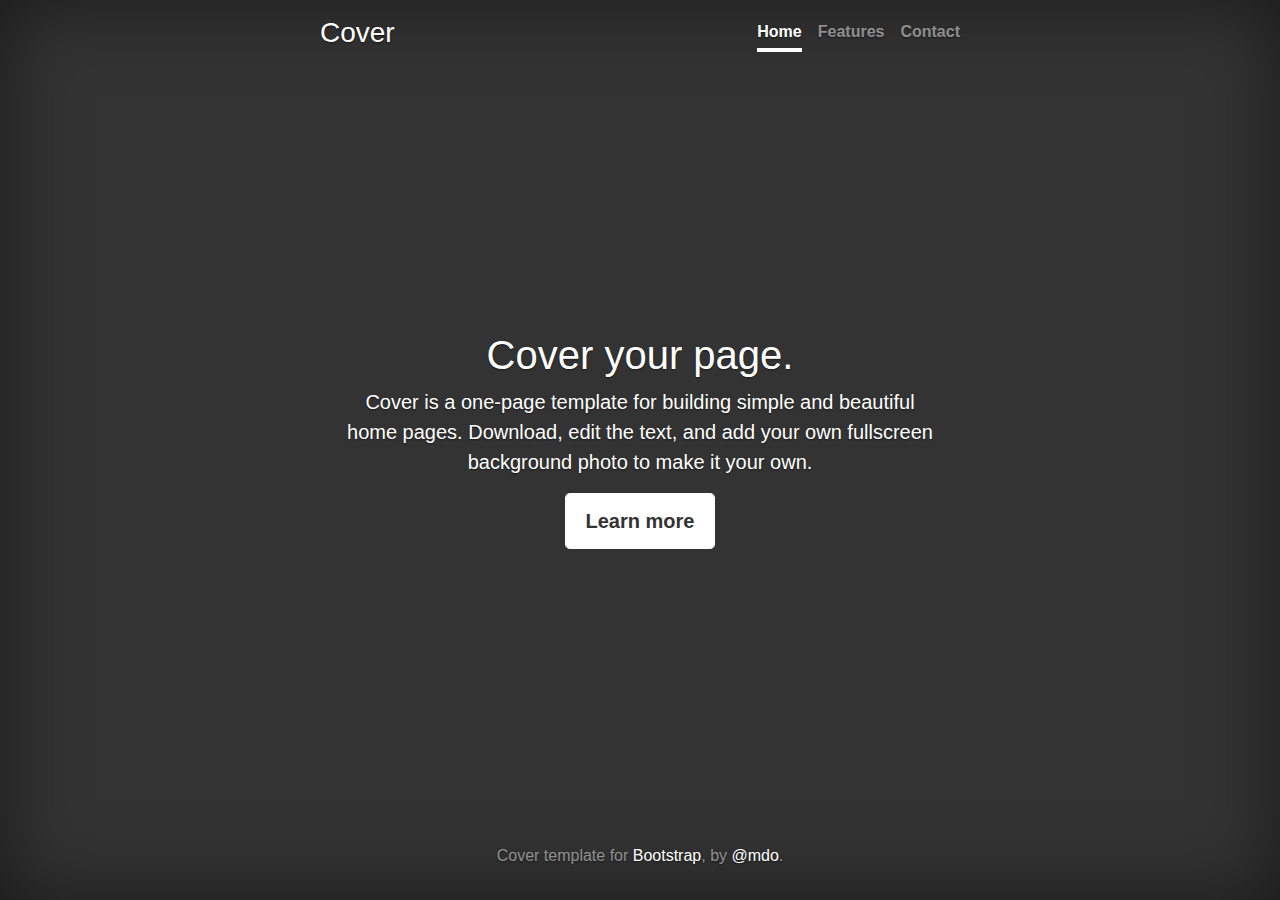
<file: SASS/sass/bootstrap-4.0.0/docs/4.0/examples/cover/index.html>
<!doctype html>
<html lang="en">
  <head>
    <meta charset="utf-8">
    <meta name="viewport" content="width=device-width, initial-scale=1, shrink-to-fit=no">
    <meta name="description" content="">
    <meta name="author" content="">
    <link rel="icon" href="../../../../favicon.ico">

    <title>Cover Template for Bootstrap</title>

    <!-- Bootstrap core CSS -->
    <link href="../../../../dist/css/bootstrap.min.css" rel="stylesheet">

    <!-- Custom styles for this template -->
    <link href="cover.css" rel="stylesheet">
  </head>

  <body class="text-center">

    <div class="cover-container d-flex h-100 p-3 mx-auto flex-column">
      <header class="masthead mb-auto">
        <div class="inner">
          <h3 class="masthead-brand">Cover</h3>
          <nav class="nav nav-masthead justify-content-center">
            <a class="nav-link active" href="#">Home</a>
            <a class="nav-link" href="#">Features</a>
            <a class="nav-link" href="#">Contact</a>
          </nav>
        </div>
      </header>

      <main role="main" class="inner cover">
        <h1 class="cover-heading">Cover your page.</h1>
        <p class="lead">Cover is a one-page template for building simple and beautiful home pages. Download, edit the text, and add your own fullscreen background photo to make it your own.</p>
        <p class="lead">
          <a href="#" class="btn btn-lg btn-secondary">Learn more</a>
        </p>
      </main>

      <footer class="mastfoot mt-auto">
        <div class="inner">
          <p>Cover template for <a href="https://getbootstrap.com/">Bootstrap</a>, by <a href="https://twitter.com/mdo">@mdo</a>.</p>
        </div>
      </footer>
    </div>


    <!-- Bootstrap core JavaScript
    ================================================== -->
    <!-- Placed at the end of the document so the pages load faster -->
    <script src="https://code.jquery.com/jquery-3.2.1.slim.min.js" integrity="sha384-KJ3o2DKtIkvYIK3UENzmM7KCkRr/rE9/Qpg6aAZGJwFDMVNA/GpGFF93hXpG5KkN" crossorigin="anonymous"></script>
    <script>window.jQuery || document.write('<script src="../../../../assets/js/vendor/jquery-slim.min.js"><\/script>')</script>
    <script src="../../../../assets/js/vendor/popper.min.js"></script>
    <script src="../../../../dist/js/bootstrap.min.js"></script>
  </body>
</html>
</file>
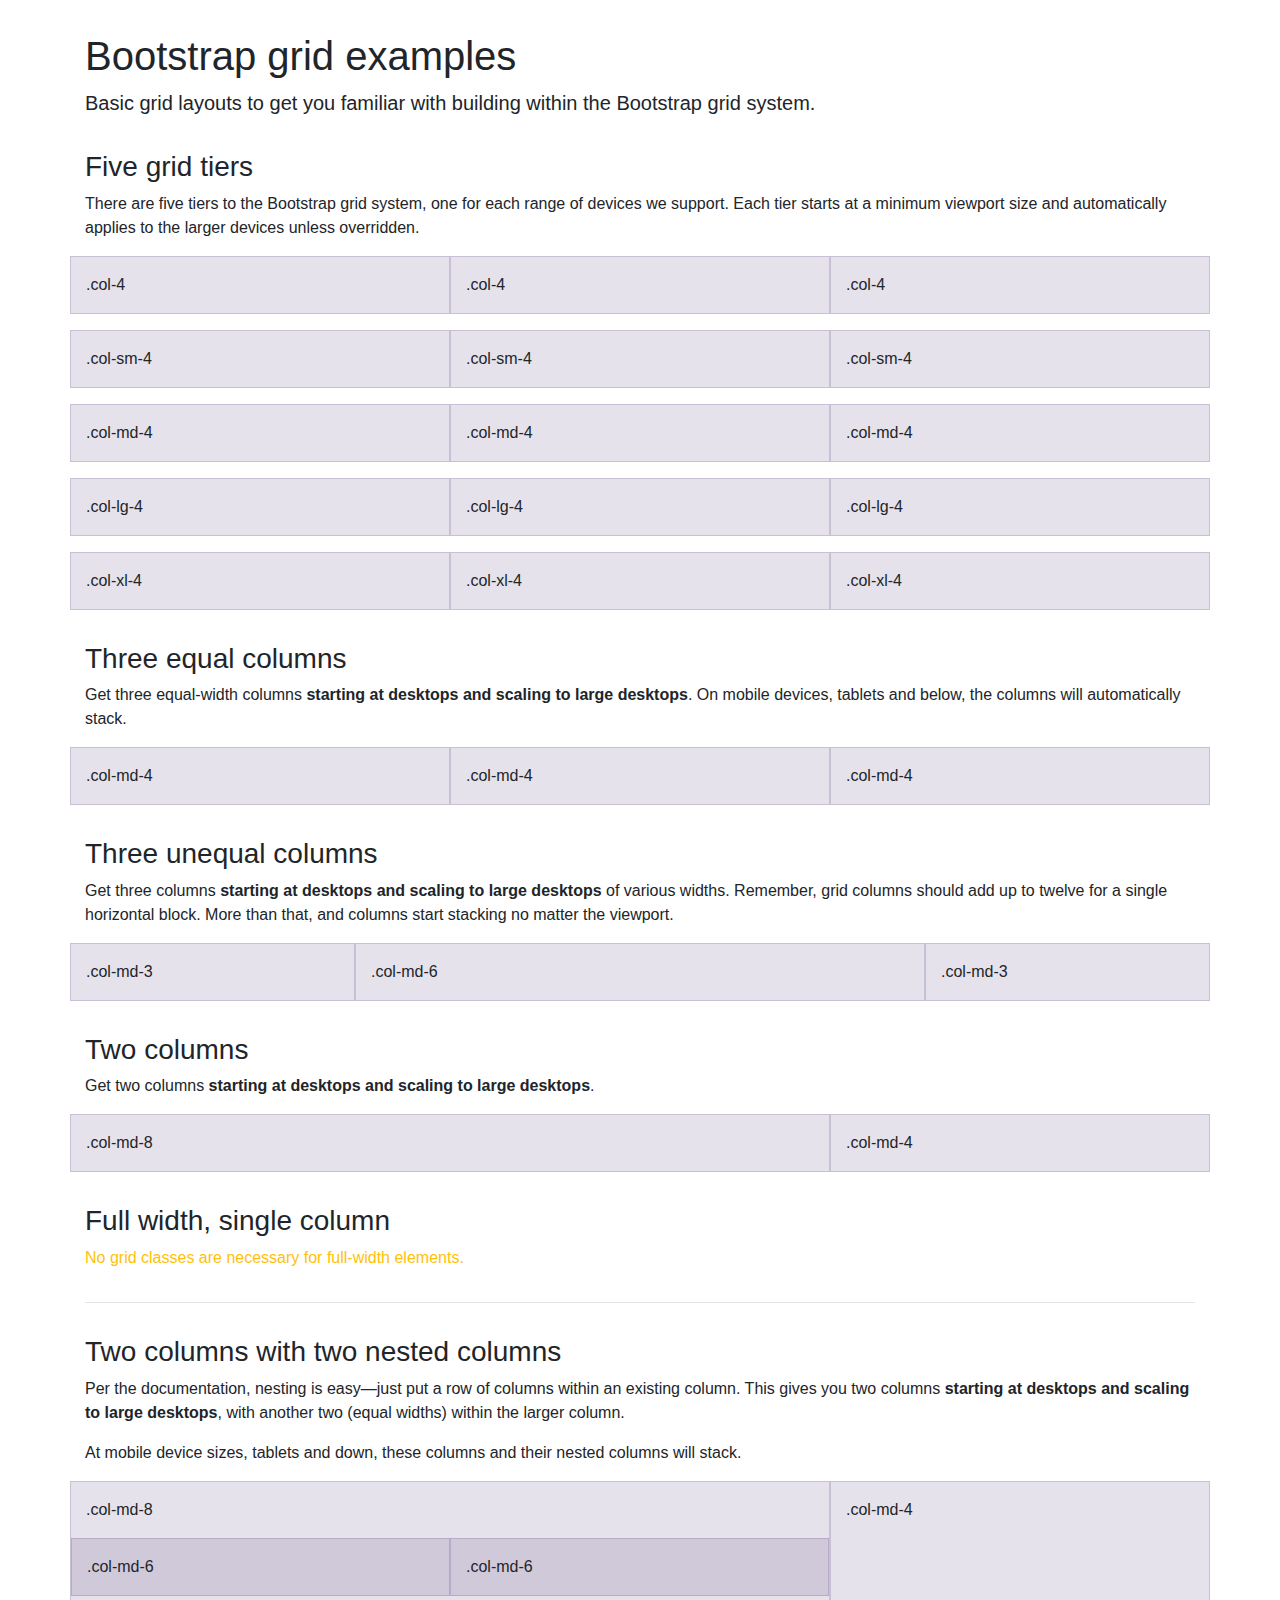
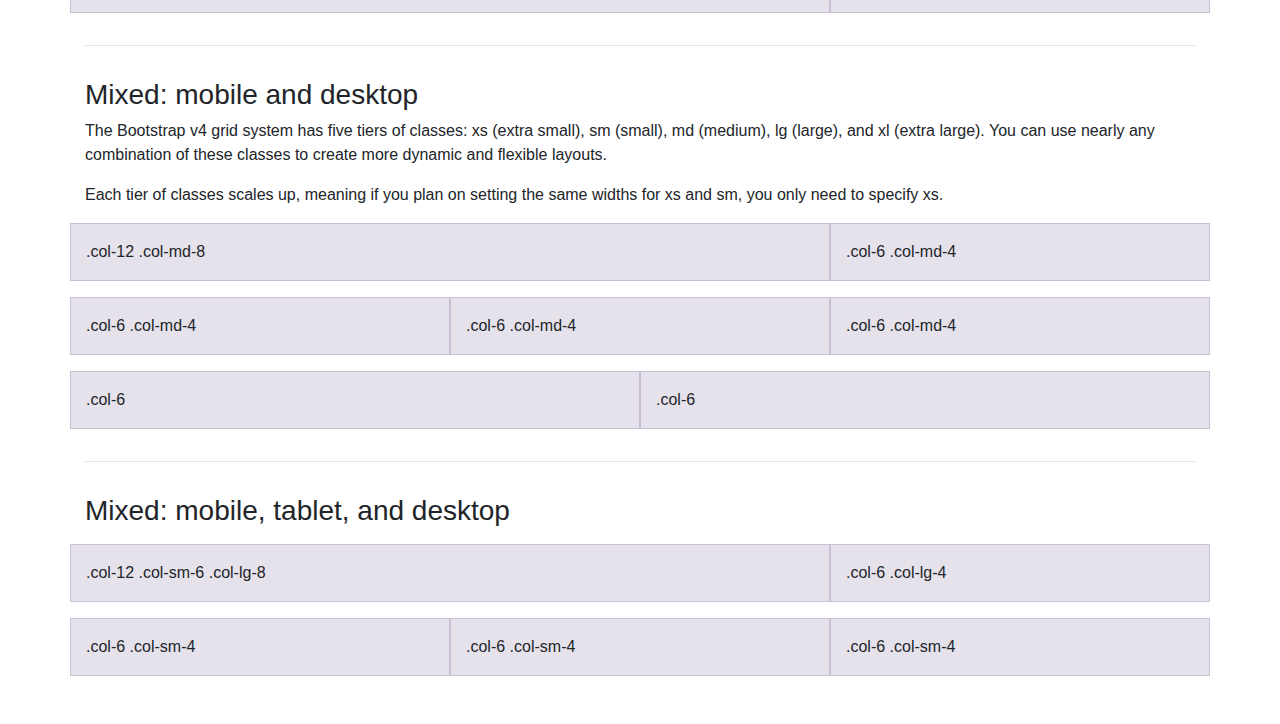
<file: SASS/sass/bootstrap-4.0.0/docs/4.0/examples/grid/index.html>
<!doctype html>
<html lang="en">
  <head>
    <meta charset="utf-8">
    <meta name="viewport" content="width=device-width, initial-scale=1, shrink-to-fit=no">
    <meta name="description" content="">
    <meta name="author" content="">
    <link rel="icon" href="../../../../favicon.ico">

    <title>Grid Template for Bootstrap</title>

    <!-- Bootstrap core CSS -->
    <link href="../../../../dist/css/bootstrap.min.css" rel="stylesheet">

    <!-- Custom styles for this template -->
    <link href="grid.css" rel="stylesheet">
  </head>

  <body>
    <div class="container">

      <h1>Bootstrap grid examples</h1>
      <p class="lead">Basic grid layouts to get you familiar with building within the Bootstrap grid system.</p>

      <h3>Five grid tiers</h3>
      <p>There are five tiers to the Bootstrap grid system, one for each range of devices we support. Each tier starts at a minimum viewport size and automatically applies to the larger devices unless overridden.</p>

      <div class="row">
        <div class="col-4">.col-4</div>
        <div class="col-4">.col-4</div>
        <div class="col-4">.col-4</div>
      </div>

      <div class="row">
        <div class="col-sm-4">.col-sm-4</div>
        <div class="col-sm-4">.col-sm-4</div>
        <div class="col-sm-4">.col-sm-4</div>
      </div>

      <div class="row">
        <div class="col-md-4">.col-md-4</div>
        <div class="col-md-4">.col-md-4</div>
        <div class="col-md-4">.col-md-4</div>
      </div>

      <div class="row">
        <div class="col-lg-4">.col-lg-4</div>
        <div class="col-lg-4">.col-lg-4</div>
        <div class="col-lg-4">.col-lg-4</div>
      </div>

      <div class="row">
        <div class="col-xl-4">.col-xl-4</div>
        <div class="col-xl-4">.col-xl-4</div>
        <div class="col-xl-4">.col-xl-4</div>
      </div>

      <h3>Three equal columns</h3>
      <p>Get three equal-width columns <strong>starting at desktops and scaling to large desktops</strong>. On mobile devices, tablets and below, the columns will automatically stack.</p>
      <div class="row">
        <div class="col-md-4">.col-md-4</div>
        <div class="col-md-4">.col-md-4</div>
        <div class="col-md-4">.col-md-4</div>
      </div>

      <h3>Three unequal columns</h3>
      <p>Get three columns <strong>starting at desktops and scaling to large desktops</strong> of various widths. Remember, grid columns should add up to twelve for a single horizontal block. More than that, and columns start stacking no matter the viewport.</p>
      <div class="row">
        <div class="col-md-3">.col-md-3</div>
        <div class="col-md-6">.col-md-6</div>
        <div class="col-md-3">.col-md-3</div>
      </div>

      <h3>Two columns</h3>
      <p>Get two columns <strong>starting at desktops and scaling to large desktops</strong>.</p>
      <div class="row">
        <div class="col-md-8">.col-md-8</div>
        <div class="col-md-4">.col-md-4</div>
      </div>

      <h3>Full width, single column</h3>
      <p class="text-warning">No grid classes are necessary for full-width elements.</p>

      <hr>

      <h3>Two columns with two nested columns</h3>
      <p>Per the documentation, nesting is easy—just put a row of columns within an existing column. This gives you two columns <strong>starting at desktops and scaling to large desktops</strong>, with another two (equal widths) within the larger column.</p>
      <p>At mobile device sizes, tablets and down, these columns and their nested columns will stack.</p>
      <div class="row">
        <div class="col-md-8">
          .col-md-8
          <div class="row">
            <div class="col-md-6">.col-md-6</div>
            <div class="col-md-6">.col-md-6</div>
          </div>
        </div>
        <div class="col-md-4">.col-md-4</div>
      </div>

      <hr>

      <h3>Mixed: mobile and desktop</h3>
      <p>The Bootstrap v4 grid system has five tiers of classes: xs (extra small), sm (small), md (medium), lg (large), and xl (extra large). You can use nearly any combination of these classes to create more dynamic and flexible layouts.</p>
      <p>Each tier of classes scales up, meaning if you plan on setting the same widths for xs and sm, you only need to specify xs.</p>
      <div class="row">
        <div class="col-12 col-md-8">.col-12 .col-md-8</div>
        <div class="col-6 col-md-4">.col-6 .col-md-4</div>
      </div>
      <div class="row">
        <div class="col-6 col-md-4">.col-6 .col-md-4</div>
        <div class="col-6 col-md-4">.col-6 .col-md-4</div>
        <div class="col-6 col-md-4">.col-6 .col-md-4</div>
      </div>
      <div class="row">
        <div class="col-6">.col-6</div>
        <div class="col-6">.col-6</div>
      </div>

      <hr>

      <h3>Mixed: mobile, tablet, and desktop</h3>
      <p></p>
      <div class="row">
        <div class="col-12 col-sm-6 col-lg-8">.col-12 .col-sm-6 .col-lg-8</div>
        <div class="col-6 col-lg-4">.col-6 .col-lg-4</div>
      </div>
      <div class="row">
        <div class="col-6 col-sm-4">.col-6 .col-sm-4</div>
        <div class="col-6 col-sm-4">.col-6 .col-sm-4</div>
        <div class="col-6 col-sm-4">.col-6 .col-sm-4</div>
      </div>

    </div> <!-- /container -->
  </body>
</html>
</file>
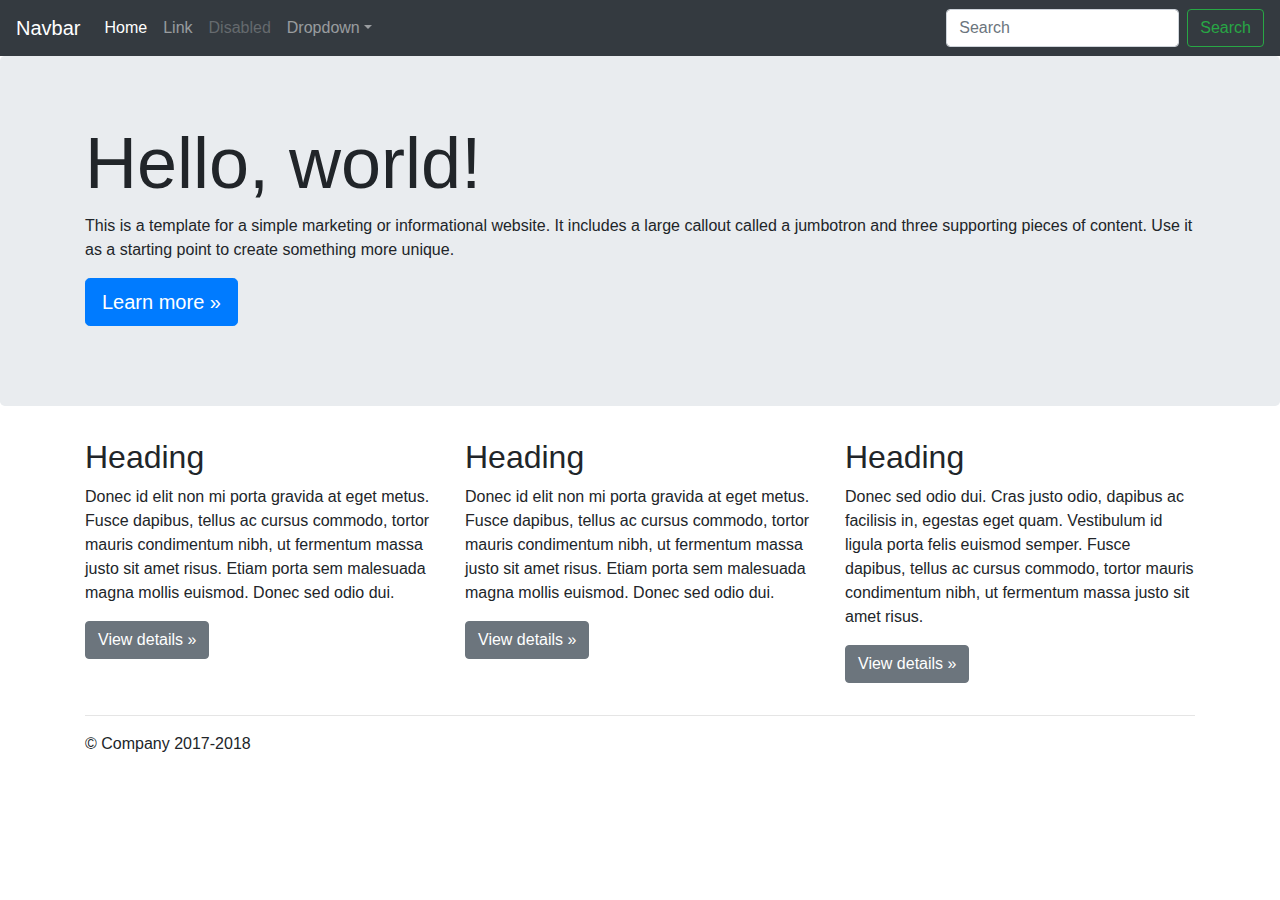
<file: SASS/sass/bootstrap-4.0.0/docs/4.0/examples/jumbotron/index.html>
<!doctype html>
<html lang="en">
  <head>
    <meta charset="utf-8">
    <meta name="viewport" content="width=device-width, initial-scale=1, shrink-to-fit=no">
    <meta name="description" content="">
    <meta name="author" content="">
    <link rel="icon" href="../../../../favicon.ico">

    <title>Jumbotron Template for Bootstrap</title>

    <!-- Bootstrap core CSS -->
    <link href="../../../../dist/css/bootstrap.min.css" rel="stylesheet">

    <!-- Custom styles for this template -->
    <link href="jumbotron.css" rel="stylesheet">
  </head>

  <body>

    <nav class="navbar navbar-expand-md navbar-dark fixed-top bg-dark">
      <a class="navbar-brand" href="#">Navbar</a>
      <button class="navbar-toggler" type="button" data-toggle="collapse" data-target="#navbarsExampleDefault" aria-controls="navbarsExampleDefault" aria-expanded="false" aria-label="Toggle navigation">
        <span class="navbar-toggler-icon"></span>
      </button>

      <div class="collapse navbar-collapse" id="navbarsExampleDefault">
        <ul class="navbar-nav mr-auto">
          <li class="nav-item active">
            <a class="nav-link" href="#">Home <span class="sr-only">(current)</span></a>
          </li>
          <li class="nav-item">
            <a class="nav-link" href="#">Link</a>
          </li>
          <li class="nav-item">
            <a class="nav-link disabled" href="#">Disabled</a>
          </li>
          <li class="nav-item dropdown">
            <a class="nav-link dropdown-toggle" href="http://example.com" id="dropdown01" data-toggle="dropdown" aria-haspopup="true" aria-expanded="false">Dropdown</a>
            <div class="dropdown-menu" aria-labelledby="dropdown01">
              <a class="dropdown-item" href="#">Action</a>
              <a class="dropdown-item" href="#">Another action</a>
              <a class="dropdown-item" href="#">Something else here</a>
            </div>
          </li>
        </ul>
        <form class="form-inline my-2 my-lg-0">
          <input class="form-control mr-sm-2" type="text" placeholder="Search" aria-label="Search">
          <button class="btn btn-outline-success my-2 my-sm-0" type="submit">Search</button>
        </form>
      </div>
    </nav>

    <main role="main">

      <!-- Main jumbotron for a primary marketing message or call to action -->
      <div class="jumbotron">
        <div class="container">
          <h1 class="display-3">Hello, world!</h1>
          <p>This is a template for a simple marketing or informational website. It includes a large callout called a jumbotron and three supporting pieces of content. Use it as a starting point to create something more unique.</p>
          <p><a class="btn btn-primary btn-lg" href="#" role="button">Learn more &raquo;</a></p>
        </div>
      </div>

      <div class="container">
        <!-- Example row of columns -->
        <div class="row">
          <div class="col-md-4">
            <h2>Heading</h2>
            <p>Donec id elit non mi porta gravida at eget metus. Fusce dapibus, tellus ac cursus commodo, tortor mauris condimentum nibh, ut fermentum massa justo sit amet risus. Etiam porta sem malesuada magna mollis euismod. Donec sed odio dui. </p>
            <p><a class="btn btn-secondary" href="#" role="button">View details &raquo;</a></p>
          </div>
          <div class="col-md-4">
            <h2>Heading</h2>
            <p>Donec id elit non mi porta gravida at eget metus. Fusce dapibus, tellus ac cursus commodo, tortor mauris condimentum nibh, ut fermentum massa justo sit amet risus. Etiam porta sem malesuada magna mollis euismod. Donec sed odio dui. </p>
            <p><a class="btn btn-secondary" href="#" role="button">View details &raquo;</a></p>
          </div>
          <div class="col-md-4">
            <h2>Heading</h2>
            <p>Donec sed odio dui. Cras justo odio, dapibus ac facilisis in, egestas eget quam. Vestibulum id ligula porta felis euismod semper. Fusce dapibus, tellus ac cursus commodo, tortor mauris condimentum nibh, ut fermentum massa justo sit amet risus.</p>
            <p><a class="btn btn-secondary" href="#" role="button">View details &raquo;</a></p>
          </div>
        </div>

        <hr>

      </div> <!-- /container -->

    </main>

    <footer class="container">
      <p>&copy; Company 2017-2018</p>
    </footer>

    <!-- Bootstrap core JavaScript
    ================================================== -->
    <!-- Placed at the end of the document so the pages load faster -->
    <script src="https://code.jquery.com/jquery-3.2.1.slim.min.js" integrity="sha384-KJ3o2DKtIkvYIK3UENzmM7KCkRr/rE9/Qpg6aAZGJwFDMVNA/GpGFF93hXpG5KkN" crossorigin="anonymous"></script>
    <script>window.jQuery || document.write('<script src="../../../../assets/js/vendor/jquery-slim.min.js"><\/script>')</script>
    <script src="../../../../assets/js/vendor/popper.min.js"></script>
    <script src="../../../../dist/js/bootstrap.min.js"></script>
  </body>
</html>
</file>
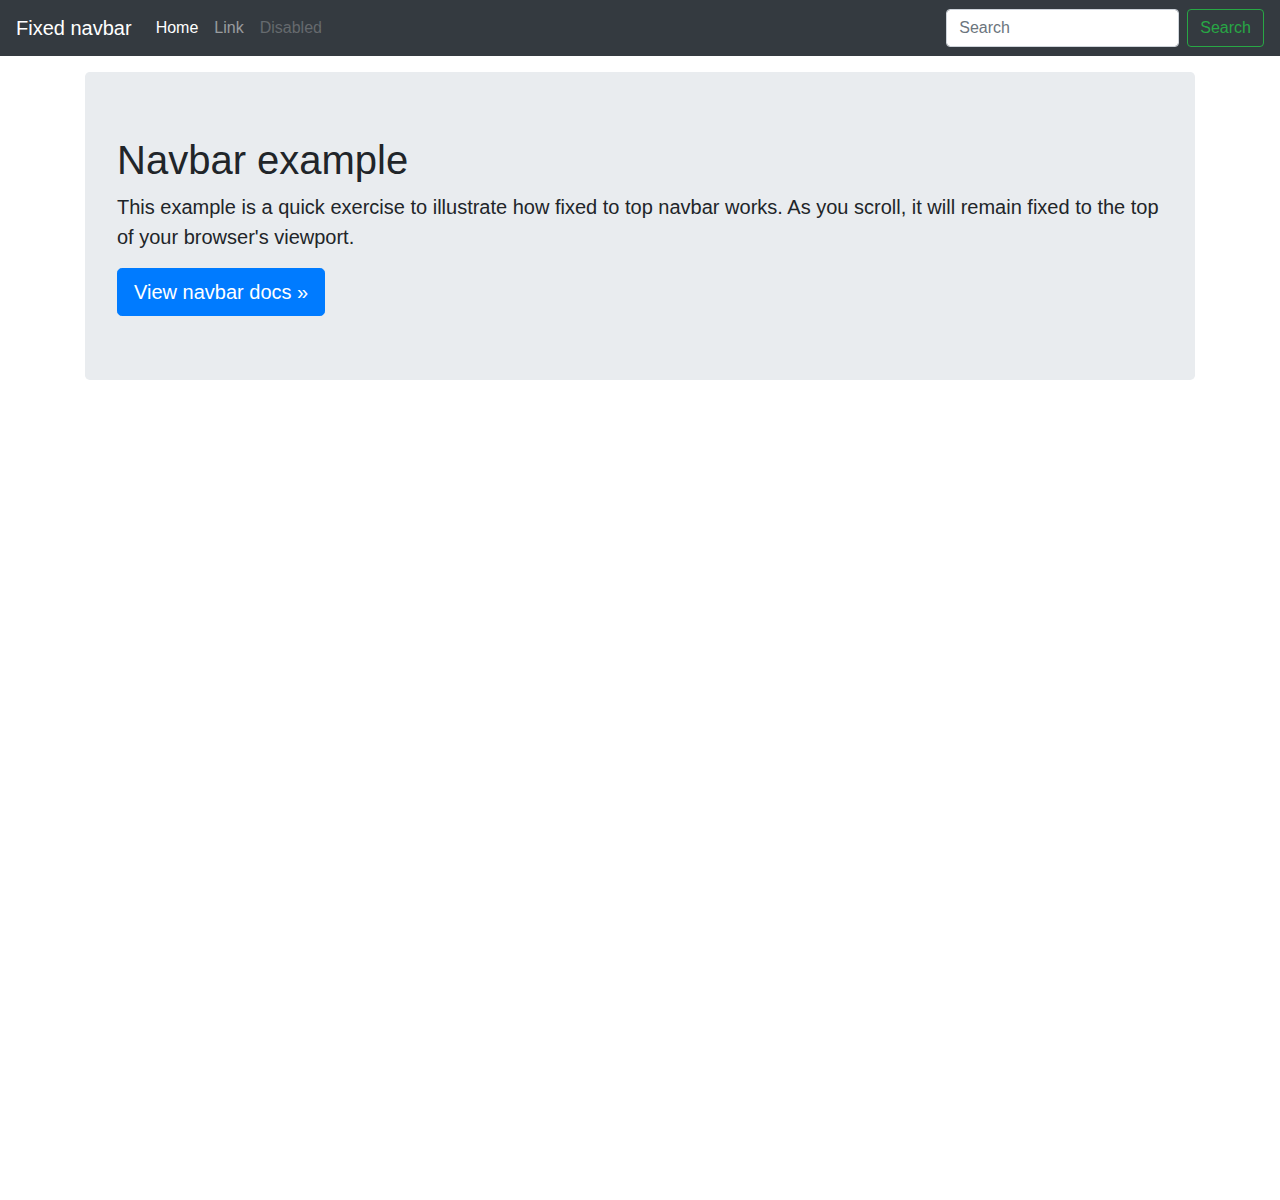
<file: SASS/sass/bootstrap-4.0.0/docs/4.0/examples/navbar-fixed/index.html>
<!doctype html>
<html lang="en">
  <head>
    <meta charset="utf-8">
    <meta name="viewport" content="width=device-width, initial-scale=1, shrink-to-fit=no">
    <meta name="description" content="">
    <meta name="author" content="">
    <link rel="icon" href="../../../../favicon.ico">

    <title>Fixed top navbar example for Bootstrap</title>

    <!-- Bootstrap core CSS -->
    <link href="../../../../dist/css/bootstrap.min.css" rel="stylesheet">

    <!-- Custom styles for this template -->
    <link href="navbar-top-fixed.css" rel="stylesheet">
  </head>

  <body>

    <nav class="navbar navbar-expand-md navbar-dark fixed-top bg-dark">
      <a class="navbar-brand" href="#">Fixed navbar</a>
      <button class="navbar-toggler" type="button" data-toggle="collapse" data-target="#navbarCollapse" aria-controls="navbarCollapse" aria-expanded="false" aria-label="Toggle navigation">
        <span class="navbar-toggler-icon"></span>
      </button>
      <div class="collapse navbar-collapse" id="navbarCollapse">
        <ul class="navbar-nav mr-auto">
          <li class="nav-item active">
            <a class="nav-link" href="#">Home <span class="sr-only">(current)</span></a>
          </li>
          <li class="nav-item">
            <a class="nav-link" href="#">Link</a>
          </li>
          <li class="nav-item">
            <a class="nav-link disabled" href="#">Disabled</a>
          </li>
        </ul>
        <form class="form-inline mt-2 mt-md-0">
          <input class="form-control mr-sm-2" type="text" placeholder="Search" aria-label="Search">
          <button class="btn btn-outline-success my-2 my-sm-0" type="submit">Search</button>
        </form>
      </div>
    </nav>

    <main role="main" class="container">
      <div class="jumbotron">
        <h1>Navbar example</h1>
        <p class="lead">This example is a quick exercise to illustrate how fixed to top navbar works. As you scroll, it will remain fixed to the top of your browser's viewport.</p>
        <a class="btn btn-lg btn-primary" href="../../components/navbar/" role="button">View navbar docs &raquo;</a>
      </div>
    </main>

    <!-- Bootstrap core JavaScript
    ================================================== -->
    <!-- Placed at the end of the document so the pages load faster -->
    <script src="https://code.jquery.com/jquery-3.2.1.slim.min.js" integrity="sha384-KJ3o2DKtIkvYIK3UENzmM7KCkRr/rE9/Qpg6aAZGJwFDMVNA/GpGFF93hXpG5KkN" crossorigin="anonymous"></script>
    <script>window.jQuery || document.write('<script src="../../../../assets/js/vendor/jquery-slim.min.js"><\/script>')</script>
    <script src="../../../../assets/js/vendor/popper.min.js"></script>
    <script src="../../../../dist/js/bootstrap.min.js"></script>
  </body>
</html>
</file>
<file: css/style.css>
/**
* col-lg, col-md
*/
* {
    margin: 0%;
    padding: 0%;
}
#navbarNav a{
    text-decoration: none;
}
#img_1 {
    width: auto;
    height: 35px;
    margin-left: 20%;
}
.img_2 {
    width: auto;
    height: 50px;
}
.navbar {
    height: 70px;
}
#button {
    width: 200px;
    height: 40px;
    background-color: #dba541 ;
    border-radius: 20px;
    color: #fdd57e;
}
.text {
    position: absolute;
    padding: 10px;
    bottom: 45%;
    left: 30%;
    display: flex;
    flex-direction: column;
    justify-content: center;
    align-items: center;
    z-index: 0;
}

.page-header-top-nav .search-form, .site-header .search-form {
    background: #fff;
    padding: 2px;
    border-radius: 28px;
    display: -webkit-box;
    display: -ms-flexbox;
    display: flex;
}
.before::before {
    content: '';
    width: 30px;
    border-top: solid 3px #abb6a5;
    position: absolute;
    left: 48%;
    z-index: 1;
}
.after_h5::before {
    content: '';
    width: 70px;
    border-top: solid 2px #283325;
    position: absolute;
    left: 35px;
    z-index: 1;
}
.after_h5::after {
    content: '';
    width: 100px;
    border-top: solid 2px #7a9b70;
    position: absolute;
    z-index: 1;
    right: 20px;
}
 input[type=search] {
     width: 500px;
    font-family: inherit;
    outline: 0;
    border: 0;
    padding: 5px 1rem;
    border-top-left-radius: 16px;
    border-bottom-left-radius: 16px;
    -webkit-appearance: textfield;
    line-height: normal;
    font-size: 100%;
    margin: 0;
    vertical-align: baseline;
}
#parentBeApart {
    display: flex;
    flex-direction: column;
    justify-content: center;
    align-items: center;
}
button {
    margin-left: -5px;
    border-top-right-radius: 16px;
    border-bottom-right-radius: 16px;
}
 i {
    padding: 6px;
    box-shadow: none;
}
.container {
    display: flex;
    flex-direction: column;
    justify-content: center;
    align-items: center;
}
.fa-periscope {
    color: #5b9c36;
}
.withStar {
    display: flex;
    flex-direction: column;
    justify-content: center;
    align-items: center;
}
ul li {
    list-style: none;
}
ul li a {
    color: white;
    text-decoration: underline;
}
ul li a:hover {
    color: white;
    text-decoration: underline;
}
.circle {
    width: 35px;
    height: 35px;
    border-radius: 50%;
    color: black;
}
</file>
<file: css/media.css>
/**
* MEDIA
*/

/* (min-width: 50px) and (max-width: 450px) */
@media (min-width: 50px) and (max-width: 548px)  { 
    body {
        margin: 0;
        padding: 0;
        overflow-x: hidden !important;
    }
    #img_1 {
        width: auto;
        height: 35px;
        margin-left: 20px !important;
        margin-top: 10px !important;
        float: left !important;
    }
    .navbar-toggler {
        margin-left: 35px !important;
        margin-top: -35px !important;
        float: right !important;
    }
    #image {
        width: 100% !important;
        height: 35vh !important;
    }
    #img_2 {
        height: 35vh !important;
    }
  
    section {
        width: 100% !important;
        overflow-x: hidden !important;
    }
    
    .navbar-toggler {
        width: 35px !important;
        height: 35px !important;
    }
    .navbar-toggler-icon {
        font-size: 15px !important;
        margin-left: -6px !important;
    }
    .text input[type=search] {
        width: 150px !important;
    }
    .smCol_3Divs {
        flex-direction: column !important;
        width: 90%  !important;
    } 
    .text {
        top: 7% !important; 
        left: 7% !important; 
        height: 35vh !important;
        width: 86% !important;
    }
    .h2 {
        font-size: 20px !important;
        margin-top: 15px !important;
    }
    .smCol_3Divs_childs {
        margin-top: 10px !important;
    }
    .displayNone {
        display: none;
    }
    .text h2{
        font-size: 20px !important;
    }
    .fa-periscope {
        display: none !important;
    }
    .imagePos {
        width: 95% !important; 
        height: 35vh !important; 
    }
    #parentBeApart  {
        width: 70% !important; 
        display: flex;
        flex-direction: column;
        justify-content: center;
        align-items: center;
    }
    #parentBeApart input {
        width:80% !important; 
    }
    .mediaImagePos{
        height: 35vh !important; 
    }
    .withoutColumn  .withStar {
        width: 150% !important; 
    }
    .media_400 h2{
        display: none;
    }
    .media_400{
        width: 200px !important;
    }
     h2 {
       font-size: 10px !important;
    }
    .before {
        font-size: 10px !important;
    }
    .withStar p {
        display: block !important;
        margin-top: 10px !important;
    }

    #divBtns .bg-success {
        width: 40px !important;
    }
    .withStar {
        border-radius: 0px !important;
    }
    #beforeWithStar_1 .withStar img {
        width: 50px !important; 
        height: 50px !important;
    }
    #beforeWithStar_2 .withStar img {
        width: 50px !important; 
        height: 50px !important;
    }
    #beforeWithStar_3 .withStar img {
        width: 50px !important; 
        height: 50px !important;
    }
    #divBtns .button_a {
        width: 40px !important;
        font-size: 12px !important;
    }

    .footer p {
        font-size: 10px !important;
        margin-left: -130px;
        overflow-x: hidden;
        width: 100% !important;
    }
    footer {
        font-size: 10px !important;
        overflow-x: hidden;
        width: 100% !important;
    }
    
}



/* media 450px */


@media (min-width: 549px) and (max-width: 700px)  { 
    body {
        margin: 0;
        padding: 0;
        overflow-x: hidden !important;
    }
    #first_button {
        margin-top: 5% !important;
    }
    .smCol_3Divs_childs .media_980 p {
        margin-left: -10% !important;
    }

}





/* @media (min-width: 568px) and (max-width: 700px) */

@media (min-width: 549px) and (max-width: 700px)  { 
    body {
        margin: 0;
        padding: 0;
        overflow-x: hidden !important;
    }
    #img_1 {
        width: auto;
        height: 35px;
        margin-left: 20px !important;
        margin-top: 10px !important;
        float: left !important;
    }
    .navbar-toggler {
        margin-left: 35px !important;
        margin-top: -35px !important;
        float: right !important;
    }
    #image {
        width: 100% !important;
        height: 35vh !important;
    }
    #img_2 {
        height: 35vh !important;
    }
  
    section {
        width: 100% !important;
        overflow-x: hidden !important;
    }
    
    .navbar-toggler {
        width: 35px !important;
        height: 35px !important;
    }
    .navbar-toggler-icon {
        font-size: 15px !important;
        margin-left: -6px !important;
    }
    .text input[type=search] {
        width: 300px !important;
    }
    .smCol_3Divs {
        flex-direction: column !important;
        width: 95%  !important;
    } 
    .text {
        top: 7% !important; 
        height: 35vh !important;
        left: 5% !important;
        width: 90% !important;
    }
    #text_h2 {
        font-size: 35px !important;
        font-size: 35px !important;
    }
    h2 {
        font-size: 35px !important;
    }
    #beforeFooter h2 {
        margin-top: 25px !important;
    }
    .smCol_3Divs_childs {
        margin-top: 10px !important;
    }
    .smCol_3Divs_childs .media_980 p {
        font-size: 25px !important;
        margin-left: -60%;
    }
    .before {
        font-size: 25px !important;
        margin-top: -10% !important;
    }
    .before::before {
        margin-top: 5%;
    }
    .displayNone {
        display: none;
    }
    .smCol_3Divs_childs .withStar .media {
        height: 30vh !important;
    }
    .smCol_3Divs_childs .withStar p {
        font-size: 30px !important;
    }
    
    .fa-periscope {
        display: block !important;
        font-size:36px !important;
    }
    .imagePos {
        width: 95% !important; 
        height: 35vh !important; 
    }
    #parentBeApart  {
        width: 80% !important; 
    }
    #parentBeApart input {
        width:85% !important; 
    }
    #beApart {
        display: block !important;
    }
    .mediaImagePos{
        height: 35vh !important; 
    }
    .withoutColumn  .withStar {
        width: 150% !important; 
    }
    .media_400 h2{
        display: none;
    }
    .media_400{
        width: 200px !important;
    }

    .withStar p {
        display: block !important;
        margin-top: 10px !important;
    }

    #divBtns .bg-success {
        width: 40px !important;
    }
    .withStar {
        border-radius: 0px !important;
    }
    #beforeFooter h2 {
        font-size: 35px !important;
    }
    #beforeWithStar_1 .withStar img {
        width: 50px !important; 
        height: 50px !important;
        margin-top: 10% !important;
    }
    #beforeWithStar_2 .withStar img {
        width: 50px !important; 
        height: 50px !important;
    }
    #beforeWithStar_3 .withStar img {
        width: 50px !important; 
        height: 50px !important;
    }
    .before {
        margin-top: 1% !important;
    }
    #divBtns .button_a {
        width: 40px !important;
        font-size: 12px !important;
    }
    .withoutColumn_child {
        display: flex;
        flex-direction: column;
        justify-content: center;
        align-items: center;
    }
    #about_us {
        margin-top: 35% !important;
    }
    #contact_me {
        margin-top: 22% !important;
    }
    .after_h5::before {
        left: 80px !important;
    }
    .after_h5::after {
        right: 70px !important;
    }
    .footer p {
        font-size: 10px !important;
        margin-left: -130px;
        overflow-x: hidden;
        width: 100% !important;
    }
    footer {
        font-size: 10px !important;
        overflow-x: hidden;
        width: 100% !important;
    }
    
}


/* @media (min-width: 701px) and (max-width: 767px) */

@media (min-width: 701px) and (max-width: 767px)  { 
    body {
        margin: 0;
        padding: 0;
        overflow-x: hidden !important;
    }
    #img_1 {
        width: auto;
        height: 35px;
        margin-left: 20px !important;
        margin-top: 10px !important;
        float: left !important;
    }
    .navbar-toggler {
        margin-left: 35px !important;
        margin-top: -35px !important;
        float: right !important;
    }
    #image {
        width: 100% !important;
        height: 35vh !important;
    }
    #img_2 {
        height: 35vh !important;
    }
  
    section {
        width: 100% !important;
        overflow-x: hidden !important;
    }
    
    .navbar-toggler {
        width: 35px !important;
        height: 35px !important;
        margin-top: 6px !important;
    }
    .navbar-toggler-icon {
        font-size: 15px !important;
        margin-left: -6px !important;
    }
    .text input[type=search] {
        width: 300px !important;
    }
    .smCol_3Divs {
        flex-direction: column !important;
        width: 100%  !important;
    } 
    .text {
        top: 7% !important; 
        height: 35vh !important;
        left: 5% !important;
        width: 90% !important;
    }
    #text_h2 {
        font-size: 35px !important;
        font-size: 35px !important;
    }
    h2 {
        font-size: 35px !important;
    }
    #beforeFooter h2 {
        margin-top: 25px !important;
    }
    .smCol_3Divs_childs {
        margin-top: 10px !important;
    }
    .smCol_3Divs_childs .media_980 p {
        font-size: 25px !important;
        margin-left: -5% !important;
    }
    .before {
        font-size: 25px !important;
        margin-top: -10% !important;
    }
    .before::before {
        margin-top: 5%;
    }
    .displayNone {
        display: none;
    }
    .smCol_3Divs_childs .withStar .media {
        height: 30vh !important;
    }
    .smCol_3Divs_childs .withStar p {
        font-size: 30px !important;
    }
    
    .fa-periscope {
        display: block !important;
        font-size:36px !important;
    }
    .imagePos {
        width: 95% !important; 
        height: 35vh !important; 
    }
    #parentBeApart  {
        width: 80% !important; 
    }
    #parentBeApart input {
        width:85% !important; 
    }
    #beApart {
        display: block !important;
    }
    .mediaImagePos{
        height: 35vh !important; 
    }
    .withoutColumn  .withStar {
        width: 150% !important; 
    }
    .media_400 h2{
        display: none;
    }
    .media_400{
        width: 200px !important;
    }

    .withStar p {
        display: block !important;
        margin-top: 10px !important;
    }

    #divBtns .bg-success {
        width: 40px !important;
    }
    .withStar {
        border-radius: 0px !important;
    }
    #beforeFooter h2 {
        font-size: 35px !important;
    }
    #beforeWithStar_1 .withStar img {
        width: 50px !important; 
        height: 50px !important;
        margin-top: 10% !important;
    }
    #beforeWithStar_2 .withStar img {
        width: 50px !important; 
        height: 50px !important;
    }
    #beforeWithStar_3 .withStar img {
        width: 50px !important; 
        height: 50px !important;
    }
    .before {
        margin-top: 1% !important;
    }
    #divBtns .button_a {
        width: 40px !important;
        font-size: 12px !important;
    }
    
    .withoutColumn_child {
        display: flex;
        flex-direction: column;
        justify-content: center;
        align-items: center;
    }
    #about_us {
        margin-top: 35% !important;
    }
    #contact_me {
        margin-top: 22% !important;
    }
    .after_h5::before {
        left: 80px !important;
    }
    .after_h5::after {
        right: 70px !important;
    }
    .footer p {
        font-size: 10px !important;
        margin-left: -130px;
        overflow-x: hidden;
        width: 100% !important;
    }
    footer {
        font-size: 10px !important;
        overflow-x: hidden;
        width: 100% !important;
    }
    
}




  /* @media (min-width: 768px) and (max-width: 980px) */

@media (min-width: 768px) and (max-width: 980px)  {
    .media_980 p {
        font-size: 10px !important;
    }
    .media_980 i {
        width: 20px !important;
        height: 20px !important;
    }
    .mediaIcon {
        font-size: 20px !important;
    }
    .lorem_ispum {
        font-size: 10px !important;
    }
    .fa-star {
        font-size: 10px !important;
    }
    .img_menu {
        height: 100px !important;
    }
    .mediaImagePos {
        display: flex;
        justify-content: center;
        align-items: center;
        width: 100% !important;
    }
    .media_980_h2 {
        width: 602px !important;
    }
    h4 {
        font-size: 13px !important;
        margin-top: 20px !important;
    }
    .after_1 {
        font-size: 20px !important;
    }
    .withStar p {
        font-size: 10px !important;
    }
    h5 {
        font-size: 13px !important;
    }
    .withStar li a {
        font-size: 8px !important;
    }
    .withStar li {
        font-size: 8px !important;
    }
    .withStar i {
        font-size: 8px;
    }
    #divBtns a {
        width: 85px !important;
    }
    .after_h5::before {
        width: 50px;
    }
    .after_h5::after {
        width: 70px;
    }
    .text {
        display: flex;
        flex-direction: column;
        justify-content: center;
        align-items: center;
        top: 7% !important; 
        height: 84vh !important;
        width: 90% !important;
        left: 5% !important;
    }
    
   input[type=search] {
        width: 500px;
   }
  
}


/* media 981px and 992 */

@media (min-width: 981px) and (max-width: 991px) {

    #media_500_1 p  {
        font-size: 10px !important;
    }
    #media_500_2 p  {
        font-size: 10px !important;
    }
    #media_500_3 p  {
        font-size: 10px !important;
    }
    #media_500_4 p  {
        font-size: 10px !important;
    }
    #media_500_5 p  {
        font-size: 10px !important;
    }
    #media_500_6 p  {
        font-size: 10px !important;
    }
    #media_500_7 p  {
        font-size: 10px !important;
    }
    #media_500_8 p  {
        font-size: 10px !important;
    }
    #media_500_9 p  {
        font-size: 10px !important;
    }
    #media_500_10 p  {
        font-size: 10px !important;
    }
    #media_500_11 p  {
        font-size: 10px !important;
    }
    #media_500_12 p  {
        font-size: 10px !important;
    }
    #media_500_13 p  {
        font-size: 10px !important;
    }
    #media_500_14 p  {
        font-size: 10px !important;
    }
    #media_500_15 p  {
        font-size: 10px !important;
    }
    #media_500_16 p  {
        font-size: 10px !important;
    }
    #media_500_17 p  {
        font-size: 10px !important;
    }
    #media_500_18 p  {
        font-size: 10px !important;
    }
    #media_500_19 p  {
        font-size: 10px !important;
    }
    #media_500_20 p  {
        font-size: 10px !important;
    }
    .withStar p {
        font-size: 10px !important;
        margin-top: 10px !important;
    }
    .withStar i {
        font-size: 10px !important;
        margin-top: 10px !important;
    }
    #img_menu_1 {
        height: 100px !important;
    }
    #img_menu_2 {
        height: 100px !important;
    }
    #img_menu_3 {
        height: 100px !important;
    }
    #img_menu_4 {
        height: 100px !important;
    }
    #img_menu_5 {
        height: 100px !important;
    }
    #img_menu_6 {
        height: 100px !important;
    }
    #img_menu_7 {
        height: 100px !important;
    }
    #img_menu_8 {
        height: 100px !important;
    }
    #divBtns a {
        width: 90px !important;
    }
    #parentBeApart {
        width: 600px !important;
    }
    #beApart {
        font-size: 20px !important;
    }
    .after_h5 li a {
        font-size: 12px !important;
    }
    .after_h5 li {
        font-size: 12px !important;
    }
    h5 {
        font-size: 15px !important;
    }
    .circle {
        width: 25px !important;
        height: 25px !important;
    }

}

/* media 993px and 1125 */

@media (min-width: 993px) and (max-width: 1125px) {
    .navbar-nav li a {
        font-size: 15px !important;
    }
    #button {
        width: 130px !important;
    }
}


/* media 1195px and 1299 */

@media (min-width: 1195px) and (max-width: 1299px) {
   #parentBeApart {
    width: 1200px !important;
   }
   #relImg {
       display: flex;
       flex-direction: column;
       justify-content: center;
       align-items: center;

   }
   #relImg  img {
    width: 93% !important;
    opacity: 0.7 !important;
    
    }
}


 /* media 1400px and 1800px */

@media (min-width: 1400px) and (max-width: 1800px) {
    .text {
        display: flex;
        flex-direction: column;
        justify-content: center;
        align-items: center;
        top: 7% !important; 
        height: 84vh !important;
        width: 90% !important;
        left: 5% !important;
    }
    
   input[type=search] {
        width: 700px;
   }
}

/* media 1801px and 2200px */

@media (min-width: 1801px) and (max-width: 2200px) {
    .text {
        display: flex;
        flex-direction: column;
        justify-content: center;
        align-items: center;
        top: 7% !important; 
        height: 84vh !important;
        width: 90% !important;
        left: 5% !important;
    }
    #text_h2{
        font-size: 50px !important; 
    }
    
   input[type=search] {
        width: 700px;
        height: 50px !important;
   }
   input[type=search]::placeholder {
        font-size: 35px !important; 
    }
   #searchform button i {
        height: 37px !important;
        width: 50px;
        margin-top: 11px !important;
   }
   #parentBeApart {
        width: 45% !important;
   }   
}

/* media 2201px and 2652px */

@media (min-width: 2201px) and (max-width: 2652px) {
    .text {
        display: flex;
        flex-direction: column;
        justify-content: center;
        align-items: center;
        top: 7% !important; 
        height: 84vh !important;
        width: 90% !important;
        left: 5% !important;
    }
    #text_h2{
        font-size: 50px !important; 
    }
    
   input[type=search] {
        width: 700px;
        height: 50px !important;
   }
   input[type=search]::placeholder {
        font-size: 35px !important; 
    }
   #searchform button i {
        height: 37px !important;
        width: 50px;
        margin-top: 11px !important;
   }
   #parentBeApart {
       width: 37.5% !important;
   }
}
</file>
<file: SASS/sass/bootstrap-4.0.0/docs/4.0/examples/album/album.css>
:root {
  --jumbotron-padding-y: 3rem;
}

.jumbotron {
  padding-top: var(--jumbotron-padding-y);
  padding-bottom: var(--jumbotron-padding-y);
  margin-bottom: 0;
  background-color: #fff;
}
@media (min-width: 768px) {
  .jumbotron {
    padding-top: calc(var(--jumbotron-padding-y) * 2);
    padding-bottom: calc(var(--jumbotron-padding-y) * 2);
  }
}

.jumbotron p:last-child {
  margin-bottom: 0;
}

.jumbotron-heading {
  font-weight: 300;
}

.jumbotron .container {
  max-width: 40rem;
}

footer {
  padding-top: 3rem;
  padding-bottom: 3rem;
}

footer p {
  margin-bottom: .25rem;
}

.box-shadow { box-shadow: 0 .25rem .75rem rgba(0, 0, 0, .05); }
</file>
<file: SASS/sass/bootstrap-4.0.0/docs/4.0/examples/blog/blog.css>
/* stylelint-disable selector-list-comma-newline-after */

.blog-header {
  line-height: 1;
  border-bottom: 1px solid #e5e5e5;
}

.blog-header-logo {
  font-family: "Playfair Display", Georgia, "Times New Roman", serif;
  font-size: 2.25rem;
}

.blog-header-logo:hover {
  text-decoration: none;
}

h1, h2, h3, h4, h5, h6 {
  font-family: "Playfair Display", Georgia, "Times New Roman", serif;
}

.display-4 {
  font-size: 2.5rem;
}
@media (min-width: 768px) {
  .display-4 {
    font-size: 3rem;
  }
}

.nav-scroller {
  position: relative;
  z-index: 2;
  height: 2.75rem;
  overflow-y: hidden;
}

.nav-scroller .nav {
  display: -webkit-box;
  display: -ms-flexbox;
  display: flex;
  -ms-flex-wrap: nowrap;
  flex-wrap: nowrap;
  padding-bottom: 1rem;
  margin-top: -1px;
  overflow-x: auto;
  text-align: center;
  white-space: nowrap;
  -webkit-overflow-scrolling: touch;
}

.nav-scroller .nav-link {
  padding-top: .75rem;
  padding-bottom: .75rem;
  font-size: .875rem;
}

.card-img-right {
  height: 100%;
  border-radius: 0 3px 3px 0;
}

.flex-auto {
  -ms-flex: 0 0 auto;
  -webkit-box-flex: 0;
  flex: 0 0 auto;
}

.h-250 { height: 250px; }
@media (min-width: 768px) {
  .h-md-250 { height: 250px; }
}

.border-top { border-top: 1px solid #e5e5e5; }
.border-bottom { border-bottom: 1px solid #e5e5e5; }

.box-shadow { box-shadow: 0 .25rem .75rem rgba(0, 0, 0, .05); }

/*
 * Blog name and description
 */
.blog-title {
  margin-bottom: 0;
  font-size: 2rem;
  font-weight: 400;
}
.blog-description {
  font-size: 1.1rem;
  color: #999;
}

@media (min-width: 40em) {
  .blog-title {
    font-size: 3.5rem;
  }
}

/* Pagination */
.blog-pagination {
  margin-bottom: 4rem;
}
.blog-pagination > .btn {
  border-radius: 2rem;
}

/*
 * Blog posts
 */
.blog-post {
  margin-bottom: 4rem;
}
.blog-post-title {
  margin-bottom: .25rem;
  font-size: 2.5rem;
}
.blog-post-meta {
  margin-bottom: 1.25rem;
  color: #999;
}

/*
 * Footer
 */
.blog-footer {
  padding: 2.5rem 0;
  color: #999;
  text-align: center;
  background-color: #f9f9f9;
  border-top: .05rem solid #e5e5e5;
}
.blog-footer p:last-child {
  margin-bottom: 0;
}
</file>
<file: SASS/sass/bootstrap-4.0.0/docs/4.0/examples/carousel/carousel.css>
/* GLOBAL STYLES
-------------------------------------------------- */
/* Padding below the footer and lighter body text */

body {
  padding-top: 3rem;
  padding-bottom: 3rem;
  color: #5a5a5a;
}


/* CUSTOMIZE THE CAROUSEL
-------------------------------------------------- */

/* Carousel base class */
.carousel {
  margin-bottom: 4rem;
}
/* Since positioning the image, we need to help out the caption */
.carousel-caption {
  bottom: 3rem;
  z-index: 10;
}

/* Declare heights because of positioning of img element */
.carousel-item {
  height: 32rem;
  background-color: #777;
}
.carousel-item > img {
  position: absolute;
  top: 0;
  left: 0;
  min-width: 100%;
  height: 32rem;
}


/* MARKETING CONTENT
-------------------------------------------------- */

/* Center align the text within the three columns below the carousel */
.marketing .col-lg-4 {
  margin-bottom: 1.5rem;
  text-align: center;
}
.marketing h2 {
  font-weight: 400;
}
.marketing .col-lg-4 p {
  margin-right: .75rem;
  margin-left: .75rem;
}


/* Featurettes
------------------------- */

.featurette-divider {
  margin: 5rem 0; /* Space out the Bootstrap <hr> more */
}

/* Thin out the marketing headings */
.featurette-heading {
  font-weight: 300;
  line-height: 1;
  letter-spacing: -.05rem;
}


/* RESPONSIVE CSS
-------------------------------------------------- */

@media (min-width: 40em) {
  /* Bump up size of carousel content */
  .carousel-caption p {
    margin-bottom: 1.25rem;
    font-size: 1.25rem;
    line-height: 1.4;
  }

  .featurette-heading {
    font-size: 50px;
  }
}

@media (min-width: 62em) {
  .featurette-heading {
    margin-top: 7rem;
  }
}
</file>
<file: SASS/sass/bootstrap-4.0.0/docs/4.0/examples/cover/cover.css>
/*
 * Globals
 */

/* Links */
a,
a:focus,
a:hover {
  color: #fff;
}

/* Custom default button */
.btn-secondary,
.btn-secondary:hover,
.btn-secondary:focus {
  color: #333;
  text-shadow: none; /* Prevent inheritance from `body` */
  background-color: #fff;
  border: .05rem solid #fff;
}


/*
 * Base structure
 */

html,
body {
  height: 100%;
  background-color: #333;
}

body {
  display: -ms-flexbox;
  display: -webkit-box;
  display: flex;
  -ms-flex-pack: center;
  -webkit-box-pack: center;
  justify-content: center;
  color: #fff;
  text-shadow: 0 .05rem .1rem rgba(0, 0, 0, .5);
  box-shadow: inset 0 0 5rem rgba(0, 0, 0, .5);
}

.cover-container {
  max-width: 42em;
}


/*
 * Header
 */
.masthead {
  margin-bottom: 2rem;
}

.masthead-brand {
  margin-bottom: 0;
}

.nav-masthead .nav-link {
  padding: .25rem 0;
  font-weight: 700;
  color: rgba(255, 255, 255, .5);
  background-color: transparent;
  border-bottom: .25rem solid transparent;
}

.nav-masthead .nav-link:hover,
.nav-masthead .nav-link:focus {
  border-bottom-color: rgba(255, 255, 255, .25);
}

.nav-masthead .nav-link + .nav-link {
  margin-left: 1rem;
}

.nav-masthead .active {
  color: #fff;
  border-bottom-color: #fff;
}

@media (min-width: 48em) {
  .masthead-brand {
    float: left;
  }
  .nav-masthead {
    float: right;
  }
}


/*
 * Cover
 */
.cover {
  padding: 0 1.5rem;
}
.cover .btn-lg {
  padding: .75rem 1.25rem;
  font-weight: 700;
}


/*
 * Footer
 */
.mastfoot {
  color: rgba(255, 255, 255, .5);
}
</file>
<file: SASS/sass/bootstrap-4.0.0/docs/4.0/examples/grid/grid.css>
body {
  padding-top: 2rem;
  padding-bottom: 2rem;
}

h3 {
  margin-top: 2rem;
}

.row {
  margin-bottom: 1rem;
}
.row .row {
  margin-top: 1rem;
  margin-bottom: 0;
}
[class*="col-"] {
  padding-top: 1rem;
  padding-bottom: 1rem;
  background-color: rgba(86, 61, 124, .15);
  border: 1px solid rgba(86, 61, 124, .2);
}

hr {
  margin-top: 2rem;
  margin-bottom: 2rem;
}
</file>
<file: SASS/sass/bootstrap-4.0.0/docs/4.0/examples/jumbotron/jumbotron.css>
/* Move down content because we have a fixed navbar that is 3.5rem tall */
body {
  padding-top: 3.5rem;
}
</file>
<file: SASS/sass/bootstrap-4.0.0/docs/4.0/examples/navbar-fixed/navbar-top-fixed.css>
/* Show it is fixed to the top */
body {
  min-height: 75rem;
  padding-top: 4.5rem;
}
</file>
<file: SASS/sass/bootstrap-4.0.0/js/tests/vendor/qunit.css>
/*!
 * QUnit 2.4.1
 * https://qunitjs.com/
 *
 * Copyright jQuery Foundation and other contributors
 * Released under the MIT license
 * https://jquery.org/license
 *
 * Date: 2017-10-22T05:12Z
 */

/** Font Family and Sizes */

#qunit-tests, #qunit-header, #qunit-banner, #qunit-testrunner-toolbar, #qunit-filteredTest, #qunit-userAgent, #qunit-testresult {
	font-family: "Helvetica Neue Light", "HelveticaNeue-Light", "Helvetica Neue", Calibri, Helvetica, Arial, sans-serif;
}

#qunit-testrunner-toolbar, #qunit-filteredTest, #qunit-userAgent, #qunit-testresult, #qunit-tests li { font-size: small; }
#qunit-tests { font-size: smaller; }


/** Resets */

#qunit-tests, #qunit-header, #qunit-banner, #qunit-filteredTest, #qunit-userAgent, #qunit-testresult, #qunit-modulefilter {
	margin: 0;
	padding: 0;
}


/** Header (excluding toolbar) */

#qunit-header {
	padding: 0.5em 0 0.5em 1em;

	color: #8699A4;
	background-color: #0D3349;

	font-size: 1.5em;
	line-height: 1em;
	font-weight: 400;

	border-radius: 5px 5px 0 0;
}

#qunit-header a {
	text-decoration: none;
	color: #C2CCD1;
}

#qunit-header a:hover,
#qunit-header a:focus {
	color: #FFF;
}

#qunit-banner {
	height: 5px;
}

#qunit-filteredTest {
	padding: 0.5em 1em 0.5em 1em;
	color: #366097;
	background-color: #F4FF77;
}

#qunit-userAgent {
	padding: 0.5em 1em 0.5em 1em;
	color: #FFF;
	background-color: #2B81AF;
	text-shadow: rgba(0, 0, 0, 0.5) 2px 2px 1px;
}


/** Toolbar */

#qunit-testrunner-toolbar {
	padding: 0.5em 1em 0.5em 1em;
	color: #5E740B;
	background-color: #EEE;
}

#qunit-testrunner-toolbar .clearfix {
	height: 0;
	clear: both;
}

#qunit-testrunner-toolbar label {
	display: inline-block;
}

#qunit-testrunner-toolbar input[type=checkbox],
#qunit-testrunner-toolbar input[type=radio] {
	margin: 3px;
	vertical-align: -2px;
}

#qunit-testrunner-toolbar input[type=text] {
	box-sizing: border-box;
	height: 1.6em;
}

.qunit-url-config,
.qunit-filter,
#qunit-modulefilter {
	display: inline-block;
	line-height: 2.1em;
}

.qunit-filter,
#qunit-modulefilter {
	float: right;
	position: relative;
	margin-left: 1em;
}

.qunit-url-config label {
	margin-right: 0.5em;
}

#qunit-modulefilter-search {
	box-sizing: border-box;
	width: 400px;
}

#qunit-modulefilter-search-container:after {
	position: absolute;
	right: 0.3em;
	content: "\25bc";
	color: black;
}

#qunit-modulefilter-dropdown {
	/* align with #qunit-modulefilter-search */
	box-sizing: border-box;
	width: 400px;
	position: absolute;
	right: 0;
	top: 50%;
	margin-top: 0.8em;

	border: 1px solid #D3D3D3;
	border-top: none;
	border-radius: 0 0 .25em .25em;
	color: #000;
	background-color: #F5F5F5;
	z-index: 99;
}

#qunit-modulefilter-dropdown a {
	color: inherit;
	text-decoration: none;
}

#qunit-modulefilter-dropdown .clickable.checked {
	font-weight: bold;
	color: #000;
	background-color: #D2E0E6;
}

#qunit-modulefilter-dropdown .clickable:hover {
	color: #FFF;
	background-color: #0D3349;
}

#qunit-modulefilter-actions {
	display: block;
	overflow: auto;

	/* align with #qunit-modulefilter-dropdown-list */
	font: smaller/1.5em sans-serif;
}

#qunit-modulefilter-dropdown #qunit-modulefilter-actions > * {
	box-sizing: border-box;
	max-height: 2.8em;
	display: block;
	padding: 0.4em;
}

#qunit-modulefilter-dropdown #qunit-modulefilter-actions > button {
	float: right;
	font: inherit;
}

#qunit-modulefilter-dropdown #qunit-modulefilter-actions > :last-child {
	/* insert padding to align with checkbox margins */
	padding-left: 3px;
}

#qunit-modulefilter-dropdown-list {
	max-height: 200px;
	overflow-y: auto;
	margin: 0;
	border-top: 2px groove threedhighlight;
	padding: 0.4em 0 0;
	font: smaller/1.5em sans-serif;
}

#qunit-modulefilter-dropdown-list li {
	white-space: nowrap;
	overflow: hidden;
	text-overflow: ellipsis;
}

#qunit-modulefilter-dropdown-list .clickable {
	display: block;
	padding-left: 0.15em;
}


/** Tests: Pass/Fail */

#qunit-tests {
	list-style-position: inside;
}

#qunit-tests li {
	padding: 0.4em 1em 0.4em 1em;
	border-bottom: 1px solid #FFF;
	list-style-position: inside;
}

#qunit-tests > li {
	display: none;
}

#qunit-tests li.running,
#qunit-tests li.pass,
#qunit-tests li.fail,
#qunit-tests li.skipped,
#qunit-tests li.aborted {
	display: list-item;
}

#qunit-tests.hidepass {
	position: relative;
}

#qunit-tests.hidepass li.running,
#qunit-tests.hidepass li.pass:not(.todo) {
	visibility: hidden;
	position: absolute;
	width:   0;
	height:  0;
	padding: 0;
	border:  0;
	margin:  0;
}

#qunit-tests li strong {
	cursor: pointer;
}

#qunit-tests li.skipped strong {
	cursor: default;
}

#qunit-tests li a {
	padding: 0.5em;
	color: #C2CCD1;
	text-decoration: none;
}

#qunit-tests li p a {
	padding: 0.25em;
	color: #6B6464;
}
#qunit-tests li a:hover,
#qunit-tests li a:focus {
	color: #000;
}

#qunit-tests li .runtime {
	float: right;
	font-size: smaller;
}

.qunit-assert-list {
	margin-top: 0.5em;
	padding: 0.5em;

	background-color: #FFF;

	border-radius: 5px;
}

.qunit-source {
	margin: 0.6em 0 0.3em;
}

.qunit-collapsed {
	display: none;
}

#qunit-tests table {
	border-collapse: collapse;
	margin-top: 0.2em;
}

#qunit-tests th {
	text-align: right;
	vertical-align: top;
	padding: 0 0.5em 0 0;
}

#qunit-tests td {
	vertical-align: top;
}

#qunit-tests pre {
	margin: 0;
	white-space: pre-wrap;
	word-wrap: break-word;
}

#qunit-tests del {
	color: #374E0C;
	background-color: #E0F2BE;
	text-decoration: none;
}

#qunit-tests ins {
	color: #500;
	background-color: #FFCACA;
	text-decoration: none;
}

/*** Test Counts */

#qunit-tests b.counts                       { color: #000; }
#qunit-tests b.passed                       { color: #5E740B; }
#qunit-tests b.failed                       { color: #710909; }

#qunit-tests li li {
	padding: 5px;
	background-color: #FFF;
	border-bottom: none;
	list-style-position: inside;
}

/*** Passing Styles */

#qunit-tests li li.pass {
	color: #3C510C;
	background-color: #FFF;
	border-left: 10px solid #C6E746;
}

#qunit-tests .pass                          { color: #528CE0; background-color: #D2E0E6; }
#qunit-tests .pass .test-name               { color: #366097; }

#qunit-tests .pass .test-actual,
#qunit-tests .pass .test-expected           { color: #999; }

#qunit-banner.qunit-pass                    { background-color: #C6E746; }

/*** Failing Styles */

#qunit-tests li li.fail {
	color: #710909;
	background-color: #FFF;
	border-left: 10px solid #EE5757;
	white-space: pre;
}

#qunit-tests > li:last-child {
	border-radius: 0 0 5px 5px;
}

#qunit-tests .fail                          { color: #000; background-color: #EE5757; }
#qunit-tests .fail .test-name,
#qunit-tests .fail .module-name             { color: #000; }

#qunit-tests .fail .test-actual             { color: #EE5757; }
#qunit-tests .fail .test-expected           { color: #008000; }

#qunit-banner.qunit-fail                    { background-color: #EE5757; }


/*** Aborted tests */
#qunit-tests .aborted { color: #000; background-color: orange; }
/*** Skipped tests */

#qunit-tests .skipped {
	background-color: #EBECE9;
}

#qunit-tests .qunit-todo-label,
#qunit-tests .qunit-skipped-label {
	background-color: #F4FF77;
	display: inline-block;
	font-style: normal;
	color: #366097;
	line-height: 1.8em;
	padding: 0 0.5em;
	margin: -0.4em 0.4em -0.4em 0;
}

#qunit-tests .qunit-todo-label {
	background-color: #EEE;
}

/** Result */

#qunit-testresult {
	color: #2B81AF;
	background-color: #D2E0E6;

	border-bottom: 1px solid #FFF;
}
#qunit-testresult .clearfix {
	height: 0;
	clear: both;
}
#qunit-testresult .module-name {
	font-weight: 700;
}
#qunit-testresult-display {
	padding: 0.5em 1em 0.5em 1em;
	width: 85%;
	float:left;
}
#qunit-testresult-controls {
	padding: 0.5em 1em 0.5em 1em;
  width: 10%;
	float:left;
}

/** Fixture */

#qunit-fixture {
	position: absolute;
	top: -10000px;
	left: -10000px;
	width: 1000px;
	height: 1000px;
}
</file>
